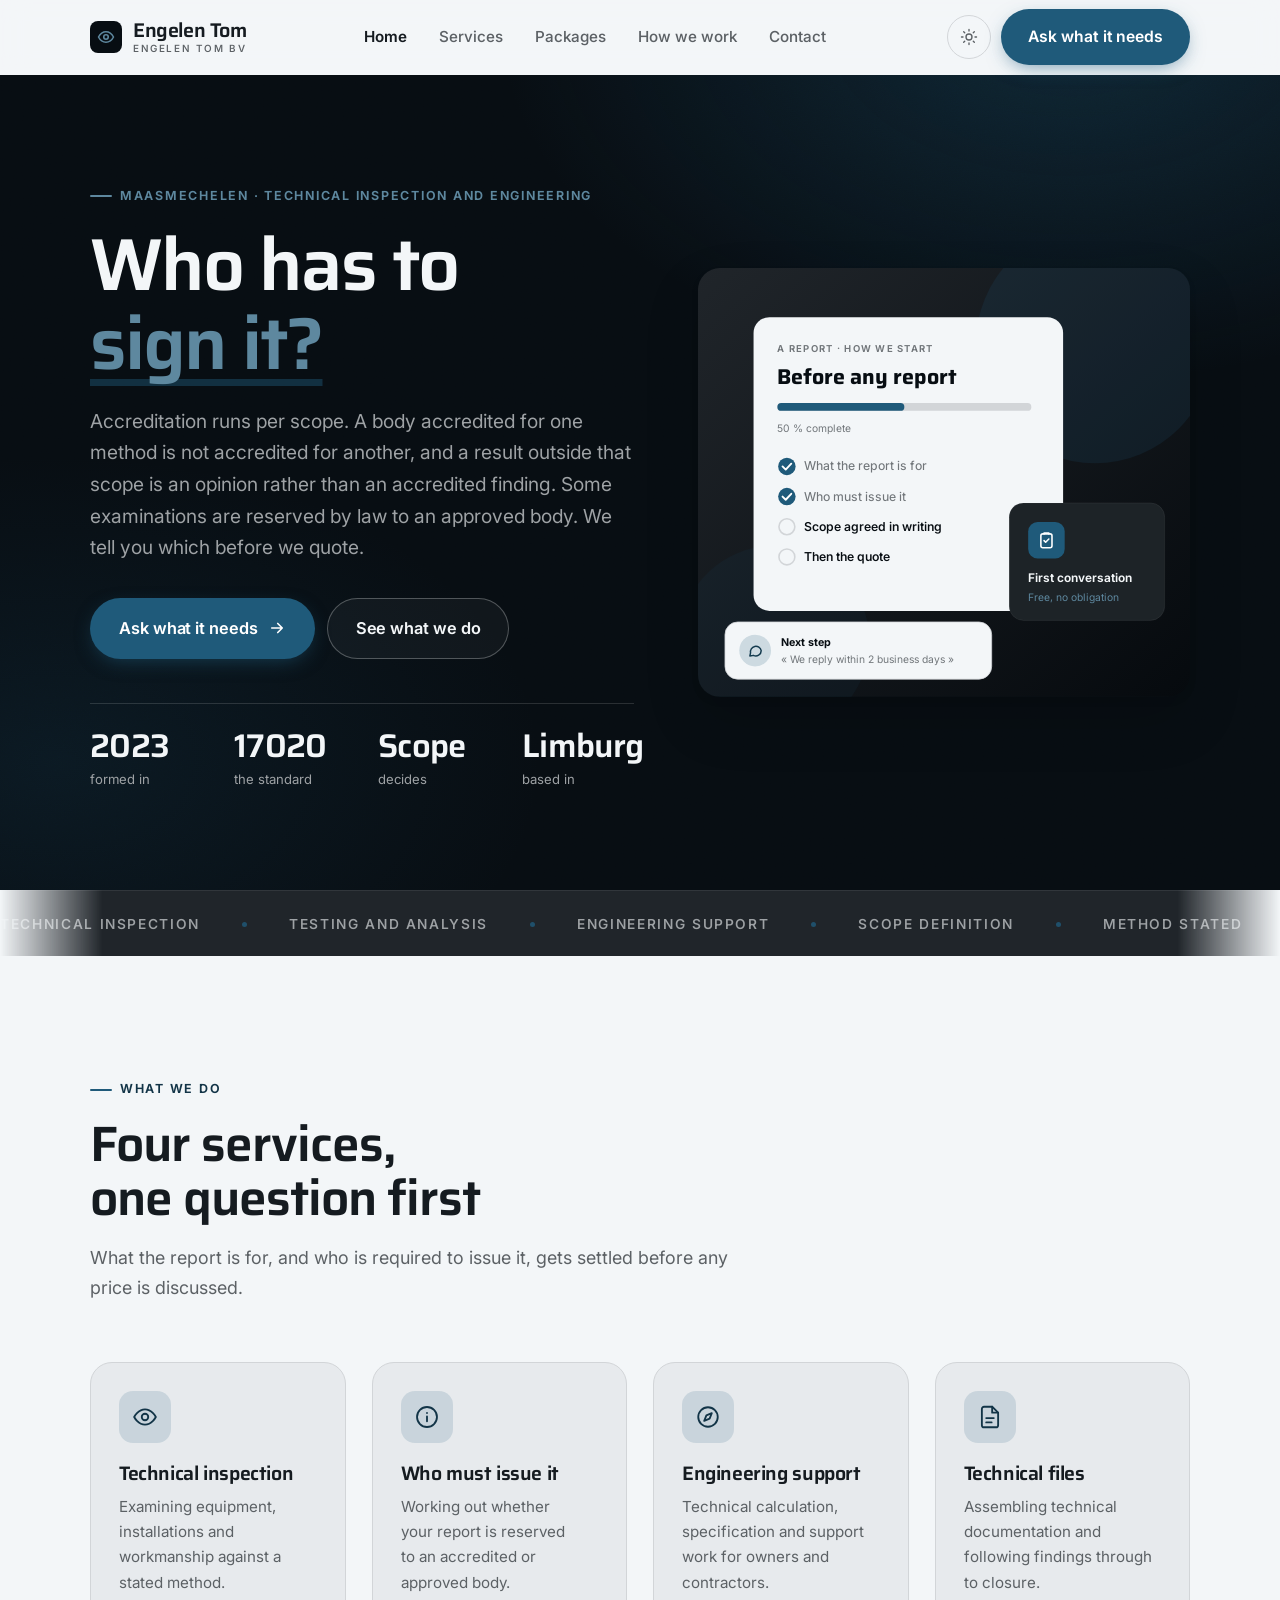
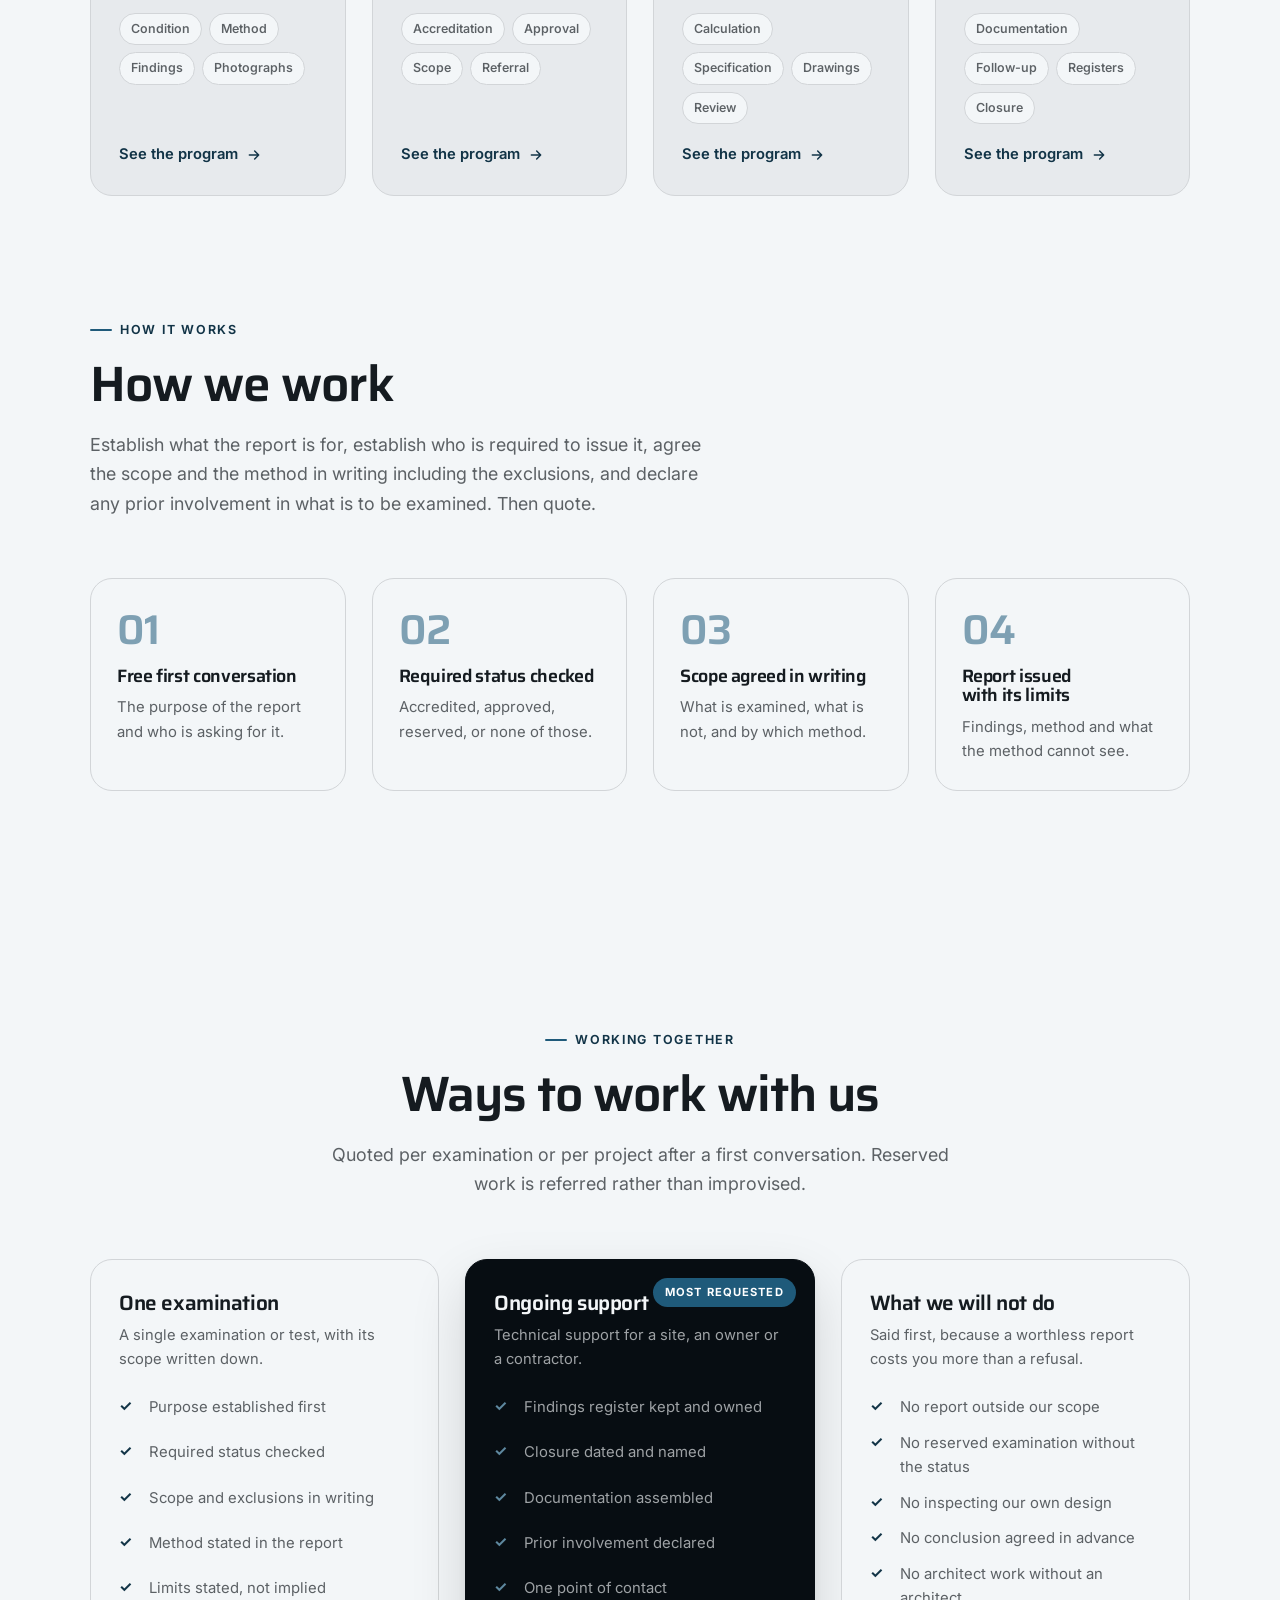
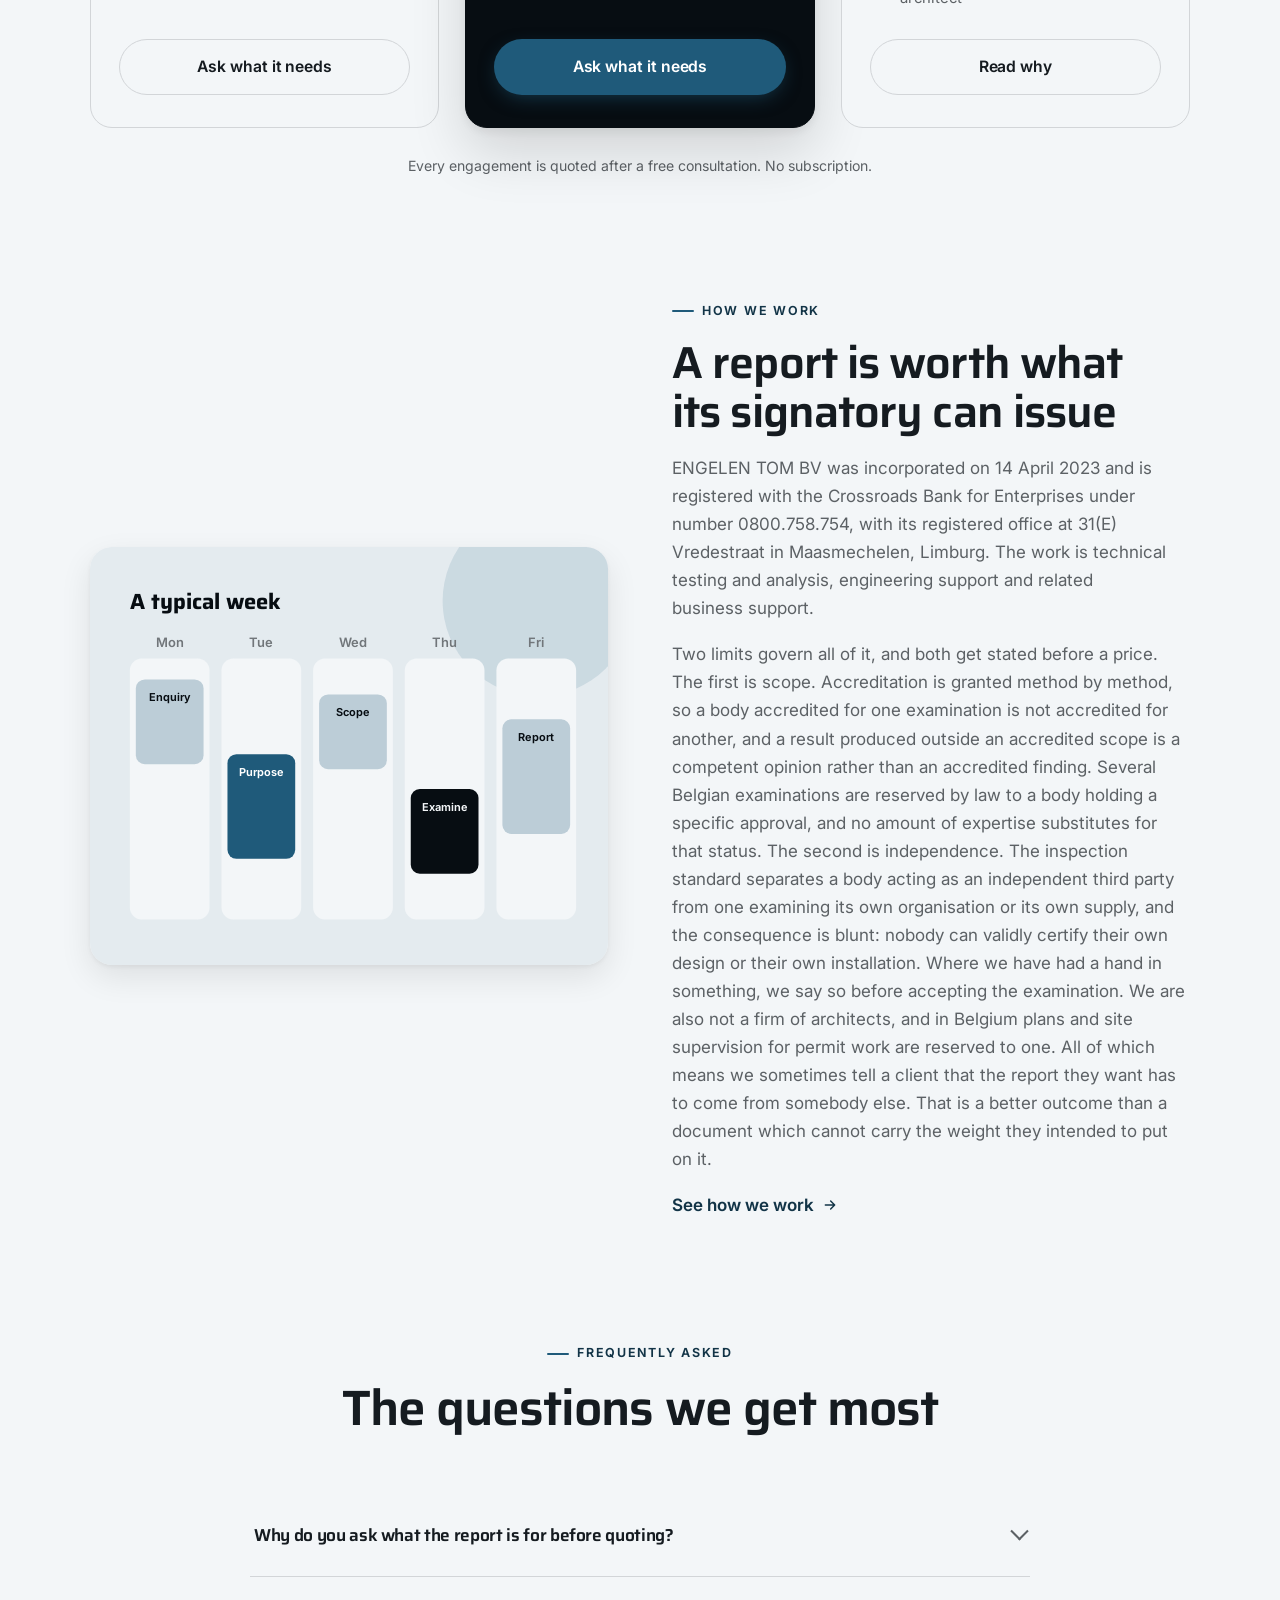
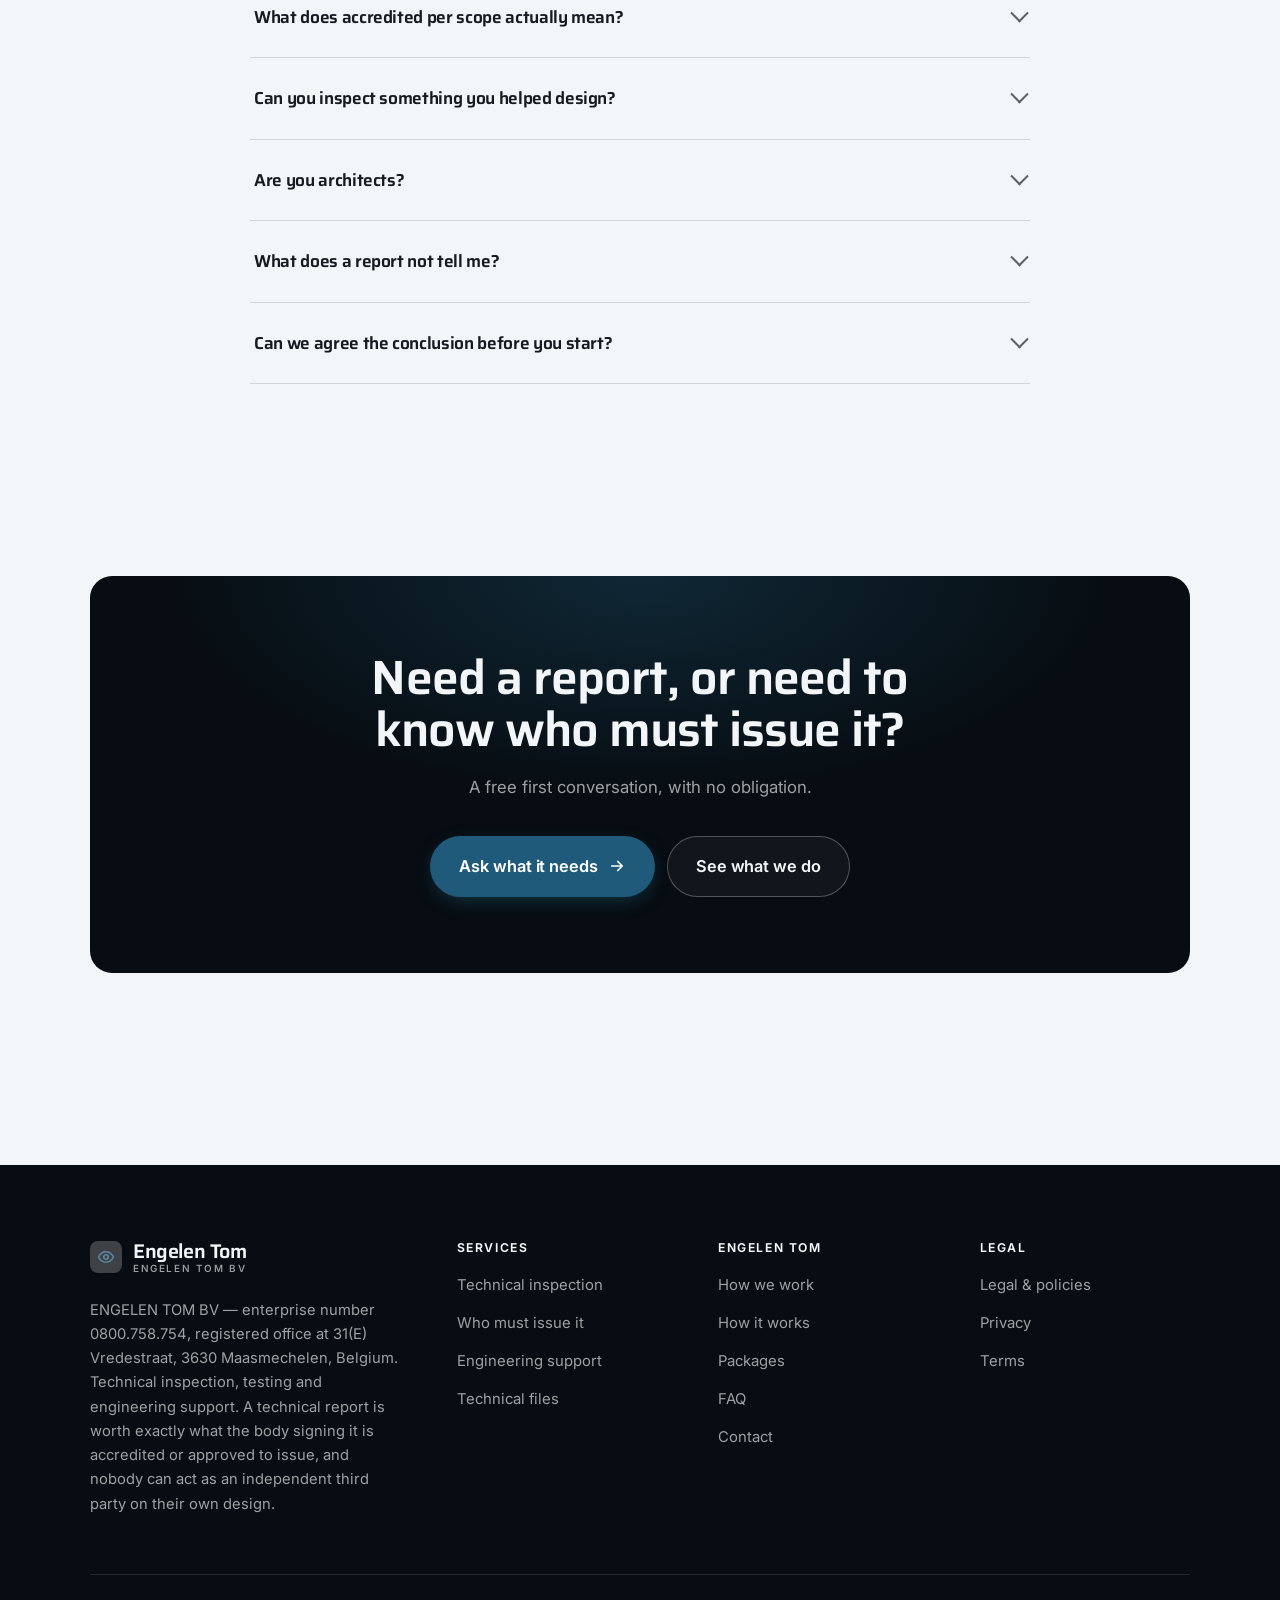
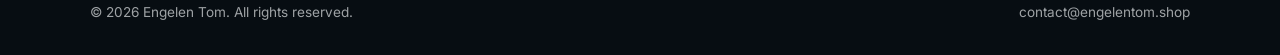
<file: index.html>
<!DOCTYPE html>
<html lang="en" class="no-js">
<head>
<meta charset="utf-8">
<meta name="viewport" content="width=device-width, initial-scale=1">
<title>ENGELEN TOM BV — technical inspection and engineering, Maasmechelen</title>
<meta name="description" content="ENGELEN TOM BV, technical inspection, testing and engineering support in Maasmechelen, Limburg. Accreditation runs per scope, and a report outside it is an opinion.">
<link rel="canonical" href="https://engelentom.shop/">

<meta property="og:type" content="website">
<meta property="og:url" content="https://engelentom.shop/">
<meta property="og:site_name" content="Engelen Tom">
<meta property="og:locale" content="en_US">
<meta property="og:title" content="ENGELEN TOM BV — technical inspection and engineering, Maasmechelen">
<meta property="og:description" content="ENGELEN TOM BV, technical inspection, testing and engineering support in Maasmechelen, Limburg. Accreditation runs per scope, and a report outside it is an opinion.">
<meta name="theme-color" content="#070d12">

<link rel="icon" href="assets/img/favicon.svg" type="image/svg+xml">
<link rel="preconnect" href="https://fonts.googleapis.com">
<link rel="preconnect" href="https://fonts.gstatic.com" crossorigin>
<link rel="stylesheet" href="https://fonts.googleapis.com/css2?family=Saira:wght@400;500;600;700&family=Inter:wght@400..700&display=swap">
<link rel="stylesheet" href="assets/css/style.css">

<!-- Thème appliqué avant le premier rendu (évite le flash) -->
<script>
document.documentElement.classList.remove('no-js');
(function(){try{var t=localStorage.getItem('site-theme');if(t){document.documentElement.setAttribute('data-theme',t);}}catch(e){}})();
</script>
<script type="application/ld+json">
{
  "@context": "https://schema.org",
  "@type": "Organization",
  "name": "Engelen Tom",
  "url": "https://engelentom.shop/",
  "email": "contact@engelentom.shop",
  "description": "ENGELEN TOM BV, technical inspection, testing and engineering support in Maasmechelen, Limburg. Accreditation runs per scope, and a report outside it is an opinion.",
  "areaServed": "US",
  "knowsLanguage": "en"
}
</script>
</head>

<body>
<a class="skip-link" href="#main">Skip to main content</a>

<header class="site-header">
  <nav class="wrap nav" aria-label="Main navigation">
    <a class="brand" href="index.html">
      <svg class="brand__mark" viewBox="0 0 64 64" aria-hidden="true">
        <rect class="bm-bg" width="64" height="64" rx="16"/>
        <g class="bm-ic" transform="translate(14 14) scale(1.5)" fill="none" stroke-width="2.1" stroke-linecap="round" stroke-linejoin="round"><path d="M2 12s3.6-7 10-7 10 7 10 7-3.6 7-10 7S2 12 2 12z"/><circle cx="12" cy="12" r="3"/></g>
      </svg>
      <span>Engelen Tom<span class="brand__sub">ENGELEN TOM BV</span></span>
    </a>

    <ul class="nav__links" id="nav-links">
      <li><a href="index.html" aria-current="page">Home</a></li>
      <li><a href="programs.html">Services</a></li>
      <li><a href="index.html#pricing">Packages</a></li>
      <li><a href="about.html">How we work</a></li>
      <li><a href="contact.html">Contact</a></li>
      <li><a class="btn btn--primary" href="contact.html">Ask what it needs</a></li>
    </ul>

    <div class="nav__cta">
      <button class="theme-toggle" type="button" aria-label="Switch to dark theme">
        <svg class="icon-sun" viewBox="0 0 24 24" fill="none" stroke="currentColor" stroke-width="1.8" stroke-linecap="round" aria-hidden="true"><circle cx="12" cy="12" r="4"/><path d="M12 2v2m0 16v2M2 12h2m16 0h2M4.9 4.9l1.4 1.4m11.4 11.4 1.4 1.4M19.1 4.9l-1.4 1.4M6.3 17.7l-1.4 1.4"/></svg>
        <svg class="icon-moon" viewBox="0 0 24 24" fill="none" stroke="currentColor" stroke-width="1.8" stroke-linecap="round" stroke-linejoin="round" aria-hidden="true"><path d="M21 12.8A9 9 0 1 1 11.2 3a7 7 0 0 0 9.8 9.8z"/></svg>
      </button>
      <a class="btn btn--primary" href="contact.html">Ask what it needs</a>
      <button class="nav__toggle" type="button" aria-expanded="false" aria-controls="nav-links" aria-label="Open menu">
        <svg class="icon-open" viewBox="0 0 24 24" fill="none" stroke="currentColor" stroke-width="2" stroke-linecap="round" aria-hidden="true"><path d="M3 6h18M3 12h18M3 18h18"/></svg>
        <svg class="icon-close" viewBox="0 0 24 24" fill="none" stroke="currentColor" stroke-width="2" stroke-linecap="round" aria-hidden="true"><path d="M6 6l12 12M18 6L6 18"/></svg>
      </button>
    </div>
  </nav>
</header>

<main id="main">

<section class="hero">
  <div class="wrap hero__inner">
    <div>
      <span class="eyebrow hero__eyebrow">Maasmechelen · Technical inspection and engineering</span>
      <h1>Who has to<br> <em>sign it?</em></h1>
      <p class="hero__lede">Accreditation runs per scope. A body accredited for one method is not accredited for another, and a result outside that scope is an opinion rather than an accredited finding. Some examinations are reserved by law to an approved body. We tell you which before we quote.</p>

      <div class="hero__actions">
        <a class="btn btn--primary btn--lg" href="contact.html">Ask what it needs <svg viewBox="0 0 24 24" fill="none" stroke="currentColor" stroke-width="2.2" stroke-linecap="round" stroke-linejoin="round" aria-hidden="true"><path d="M5 12h14M13 6l6 6-6 6"/></svg></a>
        <a class="btn btn--on-dark btn--lg" href="programs.html">See what we do</a>
      </div>

      <ul class="hero__proof">
        <li><span class="stat__num">2023</span><span class="stat__label">formed in</span></li>
        <li><span class="stat__num">17020</span><span class="stat__label">the standard</span></li>
        <li><span class="stat__num">Scope</span><span class="stat__label">decides</span></li>
        <li><span class="stat__num">Limburg</span><span class="stat__label">based in</span></li>
      </ul>
    </div>

    <div class="hero__art">
      <svg viewBox="0 0 620 540" role="img" aria-label="How a job at ENGELEN TOM starts, with the purpose and the required status of the report settled first.">
        <defs>
          <linearGradient id="hbg" x1="0" y1="0" x2="1" y2="1">
            <stop offset="0" stop-color="#20252a"/><stop offset="1" stop-color="#060a0e"/>
          </linearGradient>
        </defs>
        <rect width="620" height="540" rx="22" fill="url(#hbg)"/>
        <circle cx="500" cy="96" r="150" fill="#1f5a7a" opacity=".16"/>
        <circle cx="96" cy="470" r="120" fill="#1f5a7a" opacity=".08"/>

        <g style="font-family: var(--font-body)">
          <!-- Carte programme -->
          <rect x="70" y="62" width="390" height="370" rx="20" fill="#f3f6f8"/>
          <text x="100" y="106" font-size="12" font-weight="650" letter-spacing="1.6" fill="#71767a">A REPORT · HOW WE START</text>
          <text x="100" y="146" font-size="27" font-weight="700" fill="#070d12" style="font-family: var(--font-display)">Before any report</text>
          <rect x="100" y="170" width="320" height="10" rx="5" fill="#d2d5d8"/>
          <rect x="100" y="170" width="160" height="10" rx="5" fill="#1f5a7a"/>
          <text x="100" y="206" font-size="13" fill="#71767a">50 % complete</text>
          <circle cx="112" cy="250" r="11" fill="#1f5a7a"/><path d="M106.5 250l4 4 7-7.5" fill="none" stroke="#ffffff" stroke-width="2.4" stroke-linecap="round" stroke-linejoin="round"/><text x="134" y="255" font-size="15.5" fill="#71767a" font-weight="450">What the report is for</text>
          <circle cx="112" cy="288" r="11" fill="#1f5a7a"/><path d="M106.5 288l4 4 7-7.5" fill="none" stroke="#ffffff" stroke-width="2.4" stroke-linecap="round" stroke-linejoin="round"/><text x="134" y="293" font-size="15.5" fill="#71767a" font-weight="450">Who must issue it</text>
          <circle cx="112" cy="326" r="10" fill="none" stroke="#d2d5d8" stroke-width="2"/><text x="134" y="331" font-size="15.5" fill="#070d12" font-weight="560">Scope agreed in writing</text>
          <circle cx="112" cy="364" r="10" fill="none" stroke="#d2d5d8" stroke-width="2"/><text x="134" y="369" font-size="15.5" fill="#070d12" font-weight="560">Then the quote</text>

          <!-- Carte séance -->
          <rect x="392" y="296" width="196" height="148" rx="18" fill="#1d2327" stroke="#ffffff" stroke-opacity=".08"/>
          <rect x="416" y="320" width="46" height="46" rx="12" fill="#1f5a7a"/>
          <g transform="translate(427 331)" fill="none" stroke="#ffffff" color="#ffffff" stroke-width="2" stroke-linecap="round" stroke-linejoin="round"><rect x="5" y="4" width="14" height="17.5" rx="2.5"/><path d="M9 4V3h6v1M9 12.5l2 2 4-4"/></g>
          <text x="416" y="396" font-size="15" font-weight="650" fill="#f3f6f8">First conversation</text>
          <text x="416" y="420" font-size="13" fill="#5e889f">Free, no obligation</text>

          <!-- Retour du coach -->
          <rect x="34" y="446" width="336" height="72" rx="16" fill="#f3f6f8" stroke="#d2d5d8"/>
          <circle cx="72" cy="482" r="20" fill="#cddae1"/>
          <g transform="translate(62 472) scale(.84)" fill="none" stroke="#143b4f" stroke-width="2.2" stroke-linecap="round" stroke-linejoin="round"><path d="M21 12a8 8 0 0 1-11.6 7.1L4 20l1-4.6A8 8 0 1 1 21 12z"/></g>
          <text x="104" y="476" font-size="13.5" font-weight="700" fill="#070d12">Next step</text>
          <text x="104" y="498" font-size="13" fill="#71767a">« We reply within 2 business days »</text>
        </g>
      </svg>
    </div>
  </div>
</section>

<div class="marquee" aria-hidden="true">
  <div class="marquee__track"><span>Technical inspection</span><span>Testing and analysis</span><span>Engineering support</span><span>Scope definition</span><span>Method stated</span><span>Impartiality declared</span><span>Written findings</span><span>Referral where reserved</span><span>Limburg</span><span>Since 2023</span><span>Technical inspection</span><span>Testing and analysis</span><span>Engineering support</span><span>Scope definition</span><span>Method stated</span><span>Impartiality declared</span><span>Written findings</span><span>Referral where reserved</span><span>Limburg</span><span>Since 2023</span></div>
</div>

<section class="section wrap" id="programs">
  <div class="section-head reveal">
    <span class="eyebrow">What we do</span>
    <h2>Four services, one question first</h2>
    <p>What the report is for, and who is required to issue it, gets settled before any price is discussed.</p>
  </div>
  <div class="grid grid--4 reveal-group">
    <a class="card" href="programs.html#inspection">
      <div class="card__icon"><svg viewBox="0 0 24 24" fill="none" stroke="currentColor" stroke-width="1.7" stroke-linecap="round" stroke-linejoin="round" aria-hidden="true"><path d="M2 12s3.6-7 10-7 10 7 10 7-3.6 7-10 7S2 12 2 12z"/><circle cx="12" cy="12" r="3"/></svg></div>
      <h3>Technical inspection</h3>
      <p>Examining equipment, installations and workmanship against a stated method.</p>
      <ul class="tags"><li>Condition</li><li>Method</li><li>Findings</li><li>Photographs</li></ul>
      <span class="arrow-link">See the program <svg viewBox="0 0 24 24" fill="none" stroke="currentColor" stroke-width="2.2" stroke-linecap="round" stroke-linejoin="round" aria-hidden="true"><path d="M5 12h14M13 6l6 6-6 6"/></svg></span>
    </a>
    <a class="card" href="programs.html#status">
      <div class="card__icon"><svg viewBox="0 0 24 24" fill="none" stroke="currentColor" stroke-width="1.7" stroke-linecap="round" stroke-linejoin="round" aria-hidden="true"><circle cx="12" cy="12" r="9.2"/><path d="M12 16v-4.5M12 8.2v.1"/></svg></div>
      <h3>Who must issue it</h3>
      <p>Working out whether your report is reserved to an accredited or approved body.</p>
      <ul class="tags"><li>Accreditation</li><li>Approval</li><li>Scope</li><li>Referral</li></ul>
      <span class="arrow-link">See the program <svg viewBox="0 0 24 24" fill="none" stroke="currentColor" stroke-width="2.2" stroke-linecap="round" stroke-linejoin="round" aria-hidden="true"><path d="M5 12h14M13 6l6 6-6 6"/></svg></span>
    </a>
    <a class="card" href="programs.html#engineering">
      <div class="card__icon"><svg viewBox="0 0 24 24" fill="none" stroke="currentColor" stroke-width="1.7" stroke-linecap="round" stroke-linejoin="round" aria-hidden="true"><circle cx="12" cy="12" r="9"/><path d="M15.5 8.5 13.5 13.5 8.5 15.5 10.5 10.5z"/></svg></div>
      <h3>Engineering support</h3>
      <p>Technical calculation, specification and support work for owners and contractors.</p>
      <ul class="tags"><li>Calculation</li><li>Specification</li><li>Drawings</li><li>Review</li></ul>
      <span class="arrow-link">See the program <svg viewBox="0 0 24 24" fill="none" stroke="currentColor" stroke-width="2.2" stroke-linecap="round" stroke-linejoin="round" aria-hidden="true"><path d="M5 12h14M13 6l6 6-6 6"/></svg></span>
    </a>
    <a class="card" href="programs.html#support">
      <div class="card__icon"><svg viewBox="0 0 24 24" fill="none" stroke="currentColor" stroke-width="1.7" stroke-linecap="round" stroke-linejoin="round" aria-hidden="true"><path d="M14 2.5H6.5A2 2 0 0 0 4.5 4.5v15a2 2 0 0 0 2 2h11a2 2 0 0 0 2-2V8z"/><path d="M14 2.5V8h5.5M8.5 13h7M8.5 17h5"/></svg></div>
      <h3>Technical files</h3>
      <p>Assembling technical documentation and following findings through to closure.</p>
      <ul class="tags"><li>Documentation</li><li>Follow-up</li><li>Registers</li><li>Closure</li></ul>
      <span class="arrow-link">See the program <svg viewBox="0 0 24 24" fill="none" stroke="currentColor" stroke-width="2.2" stroke-linecap="round" stroke-linejoin="round" aria-hidden="true"><path d="M5 12h14M13 6l6 6-6 6"/></svg></span>
    </a>
  </div>
</section>

<section class="section section--flush wrap" id="how-it-works">
  <div class="section-head reveal">
    <span class="eyebrow">How it works</span>
    <h2>How we work</h2>
    <p>Establish what the report is for, establish who is required to issue it, agree the scope and the method in writing including the exclusions, and declare any prior involvement in what is to be examined. Then quote.</p>
  </div>
  <div class="grid grid--4 steps reveal-group">
    <article class="step">
      <h3>Free first conversation</h3>
      <p>The purpose of the report and who is asking for it.</p>
    </article>
    <article class="step">
      <h3>Required status checked</h3>
      <p>Accredited, approved, reserved, or none of those.</p>
    </article>
    <article class="step">
      <h3>Scope agreed in writing</h3>
      <p>What is examined, what is not, and by which method.</p>
    </article>
    <article class="step">
      <h3>Report issued with its limits</h3>
      <p>Findings, method and what the method cannot see.</p>
    </article>
  </div>
</section>

<section class="section wrap" id="pricing">
  <div class="section-head section-head--center reveal">
    <span class="eyebrow">Working together</span>
    <h2>Ways to work with us</h2>
    <p>Quoted per examination or per project after a first conversation. Reserved work is referred rather than improvised.</p>
  </div>
  <div class="grid grid--3 plans reveal-group">
    <article class="plan">
      
      <h3>One examination</h3>
      <p class="plan__desc">A single examination or test, with its scope written down.</p>
      
      <ul class="plan__features">
        <li>Purpose established first</li>
        <li>Required status checked</li>
        <li>Scope and exclusions in writing</li>
        <li>Method stated in the report</li>
        <li>Limits stated, not implied</li>
      </ul>
      <a class="btn btn--ghost btn--block" href="contact.html">Ask what it needs</a>
    </article>
    <article class="plan plan--featured">
      <span class="plan__tag">Most requested</span>
      <h3>Ongoing support</h3>
      <p class="plan__desc">Technical support for a site, an owner or a contractor.</p>
      
      <ul class="plan__features">
        <li>Findings register kept and owned</li>
        <li>Closure dated and named</li>
        <li>Documentation assembled</li>
        <li>Prior involvement declared</li>
        <li>One point of contact</li>
      </ul>
      <a class="btn btn--primary btn--block" href="contact.html">Ask what it needs</a>
    </article>
    <article class="plan">
      
      <h3>What we will not do</h3>
      <p class="plan__desc">Said first, because a worthless report costs you more than a refusal.</p>
      
      <ul class="plan__features">
        <li>No report outside our scope</li>
        <li>No reserved examination without the status</li>
        <li>No inspecting our own design</li>
        <li>No conclusion agreed in advance</li>
        <li>No architect work without an architect</li>
      </ul>
      <a class="btn btn--ghost btn--block" href="contact.html">Read why</a>
    </article>
  </div>
  <p class="plans-note">Every engagement is quoted after a free consultation. No subscription.</p>
</section>

<section class="section section--flush wrap">
  <div class="split reveal">
    <div class="split__art">
      <svg viewBox="0 0 520 420" role="img" aria-label="Example of a typical week: Enquiry, Purpose, Scope, Examine, Report.">
        <rect width="520" height="420" rx="20" fill="#e4ebef"/>
        <circle cx="450" cy="54" r="96" fill="#1f5a7a" opacity=".12"/>
        <g style="font-family: var(--font-body)">
        <text x="40" y="62" font-size="22" font-weight="700" fill="#070d12" style="font-family: var(--font-display)">A typical week</text>
        <text x="80" y="100" text-anchor="middle" font-size="13" font-weight="600" fill="#71767a">Mon</text>
        <rect x="40" y="112" width="80" height="262" rx="12" fill="#f3f6f8"/>
        <rect x="46" y="133" width="68" height="85" rx="9" fill="#bccdd7"/>
        <text x="80" y="155" text-anchor="middle" font-size="11" font-weight="650" fill="#070d12">Enquiry</text>
        <text x="172" y="100" text-anchor="middle" font-size="13" font-weight="600" fill="#71767a">Tue</text>
        <rect x="132" y="112" width="80" height="262" rx="12" fill="#f3f6f8"/>
        <rect x="138" y="208" width="68" height="105" rx="9" fill="#1f5a7a"/>
        <text x="172" y="230" text-anchor="middle" font-size="11" font-weight="650" fill="#ffffff">Purpose</text>
        <text x="264" y="100" text-anchor="middle" font-size="13" font-weight="600" fill="#71767a">Wed</text>
        <rect x="224" y="112" width="80" height="262" rx="12" fill="#f3f6f8"/>
        <rect x="230" y="148" width="68" height="75" rx="9" fill="#bccdd7"/>
        <text x="264" y="170" text-anchor="middle" font-size="11" font-weight="650" fill="#070d12">Scope</text>
        <text x="356" y="100" text-anchor="middle" font-size="13" font-weight="600" fill="#71767a">Thu</text>
        <rect x="316" y="112" width="80" height="262" rx="12" fill="#f3f6f8"/>
        <rect x="322" y="243" width="68" height="85" rx="9" fill="#070d12"/>
        <text x="356" y="265" text-anchor="middle" font-size="11" font-weight="650" fill="#f3f6f8">Examine</text>
        <text x="448" y="100" text-anchor="middle" font-size="13" font-weight="600" fill="#71767a">Fri</text>
        <rect x="408" y="112" width="80" height="262" rx="12" fill="#f3f6f8"/>
        <rect x="414" y="173" width="68" height="115" rx="9" fill="#bccdd7"/>
        <text x="448" y="195" text-anchor="middle" font-size="11" font-weight="650" fill="#070d12">Report</text>
        </g>
      </svg>
    </div>
    <div>
      <span class="eyebrow">How we work</span>
      <h2>A report is worth what its signatory can issue</h2>
      <p>ENGELEN TOM BV was incorporated on 14 April 2023 and is registered with the Crossroads Bank for Enterprises under number 0800.758.754, with its registered office at 31(E) Vredestraat in Maasmechelen, Limburg. The work is technical testing and analysis, engineering support and related business support.</p>
      <p>Two limits govern all of it, and both get stated before a price. The first is scope. Accreditation is granted method by method, so a body accredited for one examination is not accredited for another, and a result produced outside an accredited scope is a competent opinion rather than an accredited finding. Several Belgian examinations are reserved by law to a body holding a specific approval, and no amount of expertise substitutes for that status. The second is independence. The inspection standard separates a body acting as an independent third party from one examining its own organisation or its own supply, and the consequence is blunt: nobody can validly certify their own design or their own installation. Where we have had a hand in something, we say so before accepting the examination. We are also not a firm of architects, and in Belgium plans and site supervision for permit work are reserved to one. All of which means we sometimes tell a client that the report they want has to come from somebody else. That is a better outcome than a document which cannot carry the weight they intended to put on it.</p>
      <p><a class="arrow-link" href="about.html">See how we work <svg viewBox="0 0 24 24" fill="none" stroke="currentColor" stroke-width="2.2" stroke-linecap="round" stroke-linejoin="round" aria-hidden="true"><path d="M5 12h14M13 6l6 6-6 6"/></svg></a></p>
    </div>
  </div>
</section>

<section class="section section--flush wrap" id="faq">
  <div class="section-head section-head--center reveal">
    <span class="eyebrow">Frequently asked</span>
    <h2>The questions we get most</h2>
  </div>
  <div class="faq reveal">
    <details>
      <summary>Why do you ask what the report is for before quoting?</summary>
      <p>Because the purpose decides who may issue it. A report for your own information, a report for an insurer and a report required by law are three different things, and the last of those may be reserved to a body holding a specific approval. Quote first and ask later and you risk delivering a technically sound document that cannot be used for the one purpose it was bought for.</p>
    </details>
    <details>
      <summary>What does accredited per scope actually mean?</summary>
      <p>That accreditation attaches to specific examinations, methods or standards, not to a company in general. A body accredited for one method is not accredited for another by implication, so the right question is never whether a body is accredited but whether it is accredited for the method you need. A result produced outside the accredited scope is a technical opinion. It can be entirely correct and still not be an accredited result.</p>
    </details>
    <details>
      <summary>Can you inspect something you helped design?</summary>
      <p>Not as an independent third party, no. The inspection standard distinguishes independent third-party inspection from inspection of your own organisation or your own supply, and that distinction limits how a report can be used. If we have been involved in a design, a supply or an installation, we disclose it before accepting the examination, and if independence is what you need, you need somebody else. Anyone willing to certify their own work is telling you something about the certificate.</p>
    </details>
    <details>
      <summary>Are you architects?</summary>
      <p>No, and that matters in Belgium. The drawing up of plans and the supervision of works subject to a building permit are reserved to an architect, subject to the exceptions in the law, and an engineering office does not satisfy that requirement. So a project needing an architect still needs one. We can do the technical work alongside that appointment, not instead of it.</p>
    </details>
    <details>
      <summary>What does a report not tell me?</summary>
      <p>It describes the condition observed, by the method stated, at the time of the examination. It does not warrant future condition, remaining service life or fitness for purpose, and it does not cover concealed, inaccessible or undismantled parts that were not examined. Those exclusions are written in the report rather than left to be inferred, because the exclusions are the part that matters when something later fails.</p>
    </details>
    <details>
      <summary>Can we agree the conclusion before you start?</summary>
      <p>No. We do not accept instructions conditional on reaching a stated conclusion, and that holds whoever is asking and whatever is riding on it. If an examination is worth having, it is worth having the answer the examination actually produces. If it finds a problem, we will tell you what has to be remedied and by whom, and we will mark the re-examination as a re-examination rather than quietly updating the original.</p>
    </details>
  </div>
</section>

<section class="wrap section--tight">
  <div class="cta-band reveal">
    <h2>Need a report, or need to know who must issue it?</h2>
    <p>A free first conversation, with no obligation.</p>
    <div class="hero__actions">
      <a class="btn btn--primary btn--lg" href="contact.html">Ask what it needs <svg viewBox="0 0 24 24" fill="none" stroke="currentColor" stroke-width="2.2" stroke-linecap="round" stroke-linejoin="round" aria-hidden="true"><path d="M5 12h14M13 6l6 6-6 6"/></svg></a>
      <a class="btn btn--on-dark btn--lg" href="programs.html">See what we do</a>
    </div>
  </div>
</section>

</main>

<footer class="site-footer">
  <div class="wrap">
    <div class="footer__grid">
      <div class="footer__brand">
        <a class="brand" href="index.html">
          <svg class="brand__mark" viewBox="0 0 64 64" aria-hidden="true">
        <rect class="bm-bg" width="64" height="64" rx="16"/>
        <g class="bm-ic" transform="translate(14 14) scale(1.5)" fill="none" stroke-width="2.1" stroke-linecap="round" stroke-linejoin="round"><path d="M2 12s3.6-7 10-7 10 7 10 7-3.6 7-10 7S2 12 2 12z"/><circle cx="12" cy="12" r="3"/></g>
      </svg>
          <span>Engelen Tom<span class="brand__sub">ENGELEN TOM BV</span></span>
        </a>
        <p>ENGELEN TOM BV — enterprise number 0800.758.754, registered office at 31(E) Vredestraat, 3630 Maasmechelen, Belgium. Technical inspection, testing and engineering support. A technical report is worth exactly what the body signing it is accredited or approved to issue, and nobody can act as an independent third party on their own design.</p>
      </div>

      <div class="footer__col">
        <h4>Services</h4>
        <ul>
          <li><a href="programs.html#inspection">Technical inspection</a></li>
          <li><a href="programs.html#status">Who must issue it</a></li>
          <li><a href="programs.html#engineering">Engineering support</a></li>
          <li><a href="programs.html#support">Technical files</a></li>
        </ul>
      </div>

      <div class="footer__col">
        <h4>Engelen Tom</h4>
        <ul>
          <li><a href="about.html">How we work</a></li>
          <li><a href="index.html#how-it-works">How it works</a></li>
          <li><a href="index.html#pricing">Packages</a></li>
          <li><a href="index.html#faq">FAQ</a></li>
          <li><a href="contact.html">Contact</a></li>
        </ul>
      </div>

      <div class="footer__col">
        <h4>Legal</h4>
        <ul>
          <li><a href="legal.html">Legal &amp; policies</a></li>
          <li><a href="legal.html#privacy">Privacy</a></li>
          <li><a href="legal.html#terms">Terms</a></li>
        </ul>
      </div>
    </div>

    <div class="footer__bottom">
      <p>© <span data-year>2026</span> Engelen Tom. All rights reserved.</p>
      <p><a href="mailto:contact@engelentom.shop">contact@engelentom.shop</a></p>
    </div>
  </div>
</footer>

<script src="assets/js/main.js" defer></script>
</body>
</html>
</file>
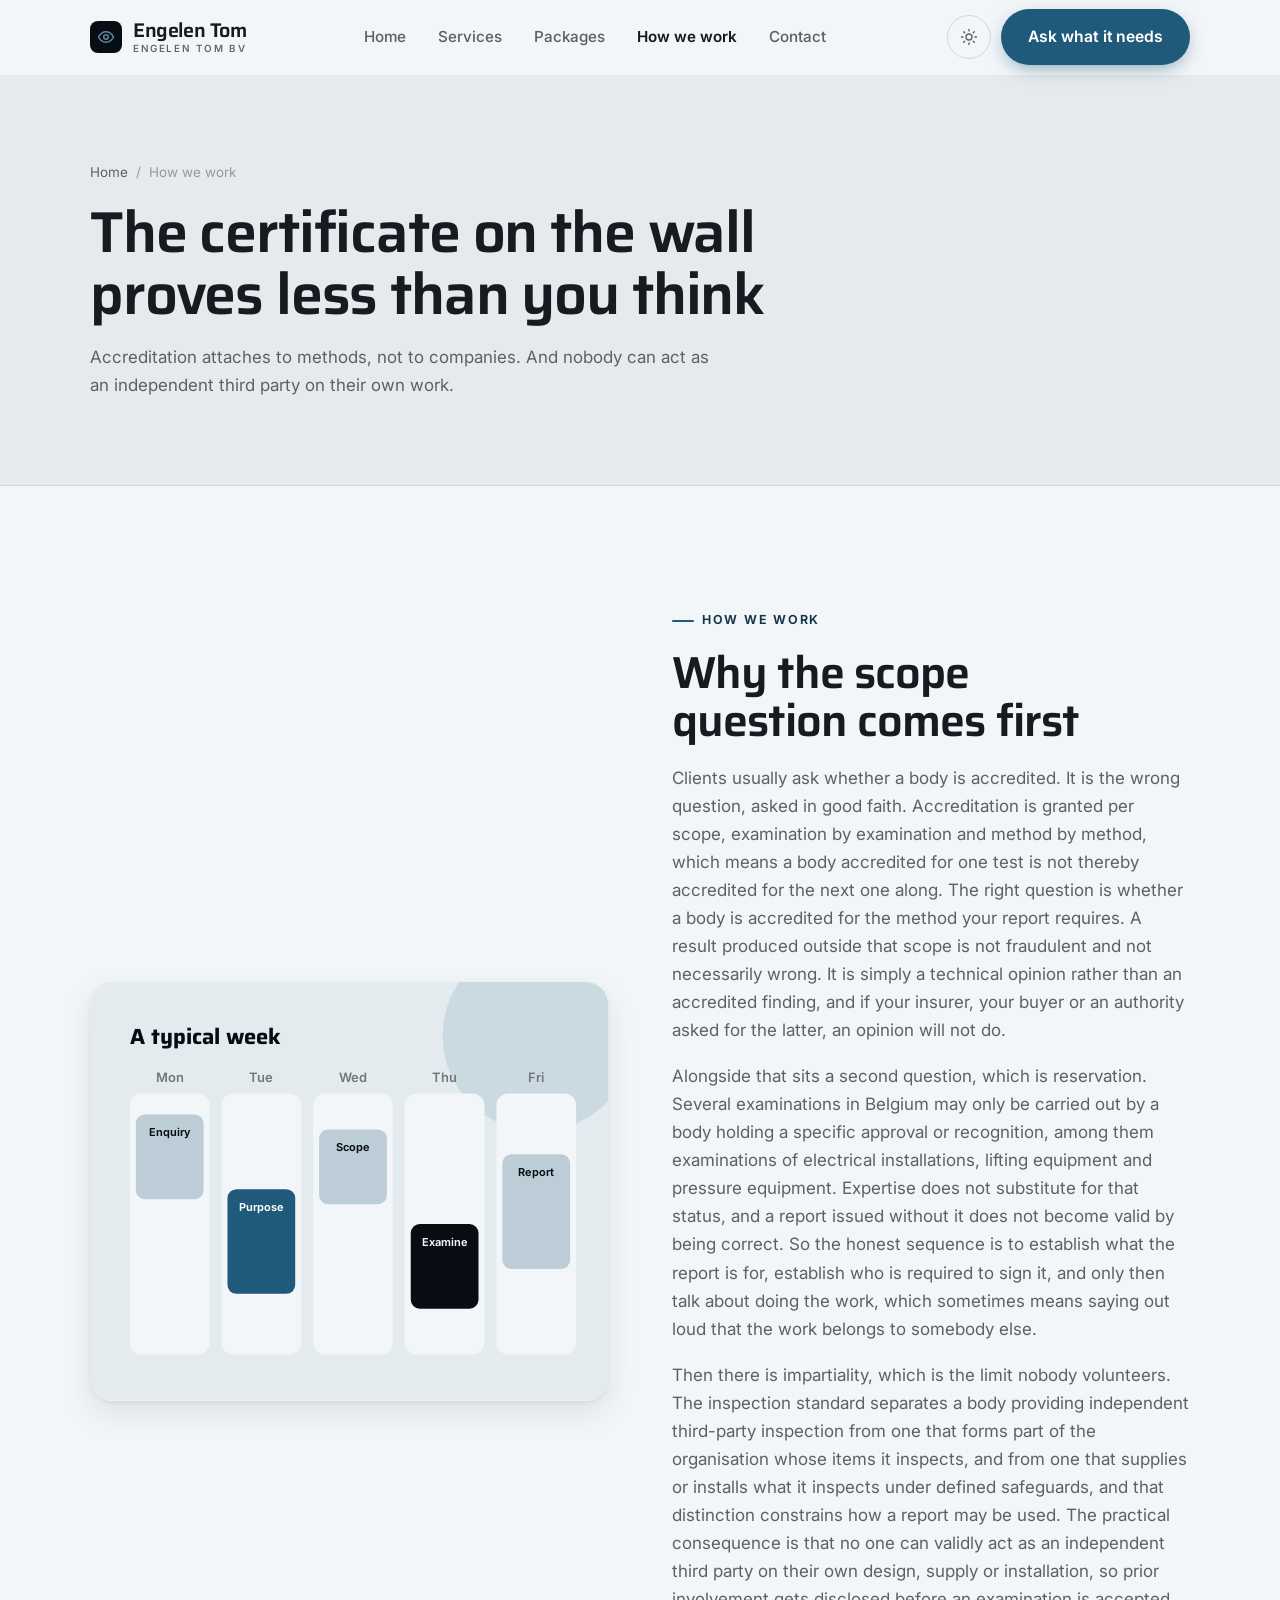
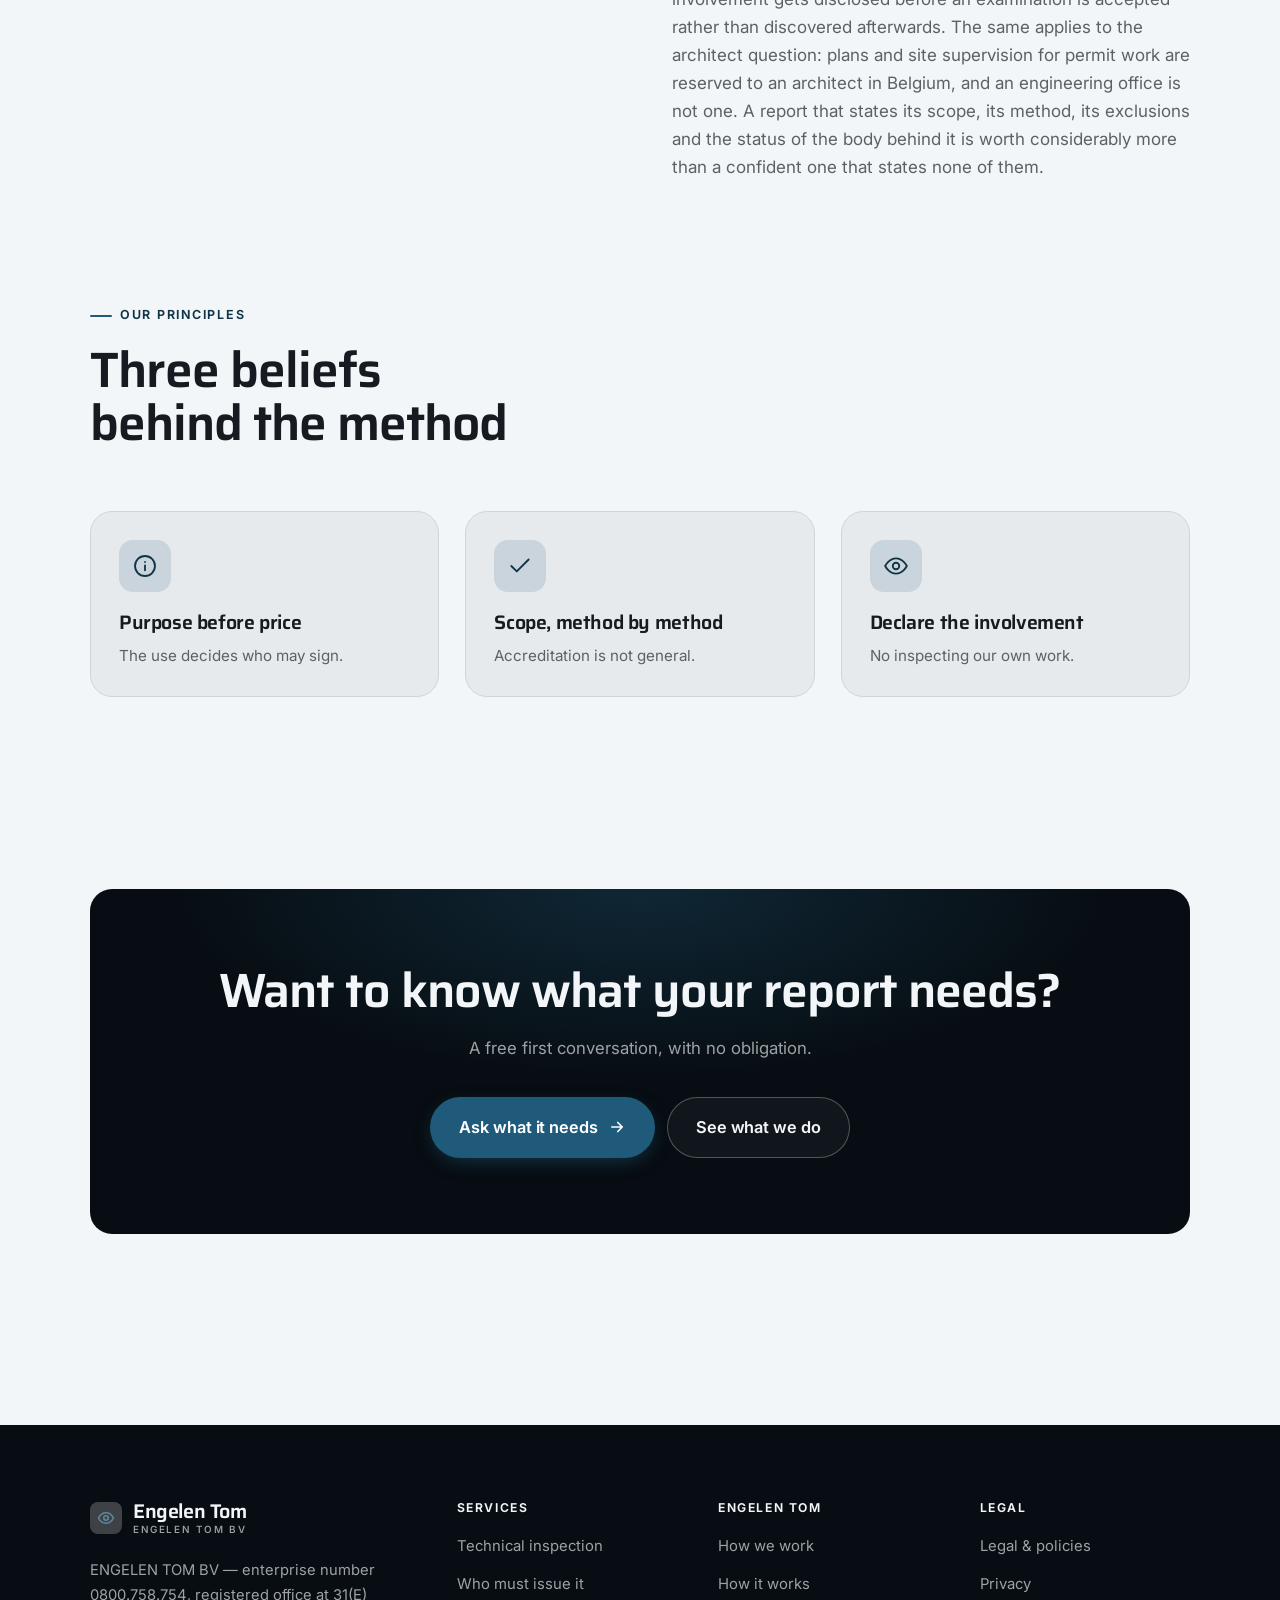
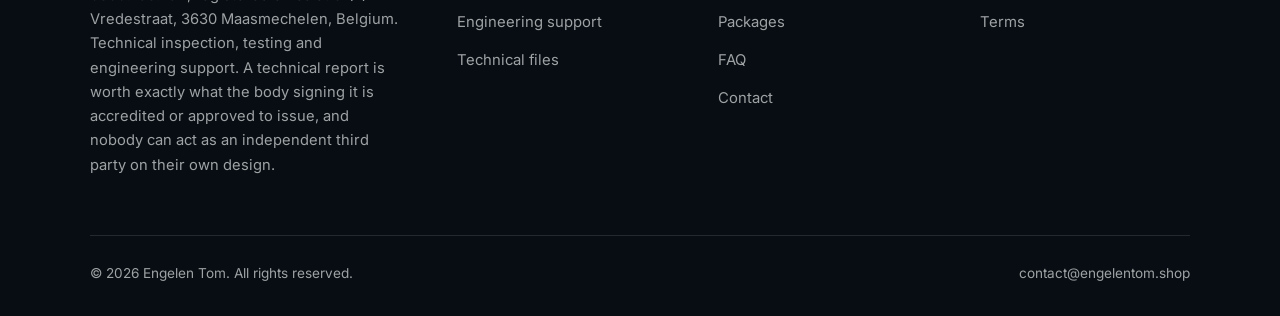
<file: about.html>
<!DOCTYPE html>
<html lang="en" class="no-js">
<head>
<meta charset="utf-8">
<meta name="viewport" content="width=device-width, initial-scale=1">
<title>How we work — Engelen Tom</title>
<meta name="description" content="About ENGELEN TOM BV, technical inspection, testing and engineering support in Maasmechelen, Limburg.">
<link rel="canonical" href="https://engelentom.shop/about.html">

<meta property="og:type" content="website">
<meta property="og:url" content="https://engelentom.shop/about.html">
<meta property="og:site_name" content="Engelen Tom">
<meta property="og:locale" content="en_US">
<meta property="og:title" content="How we work — Engelen Tom">
<meta property="og:description" content="About ENGELEN TOM BV, technical inspection, testing and engineering support in Maasmechelen, Limburg.">
<meta name="theme-color" content="#070d12">

<link rel="icon" href="assets/img/favicon.svg" type="image/svg+xml">
<link rel="preconnect" href="https://fonts.googleapis.com">
<link rel="preconnect" href="https://fonts.gstatic.com" crossorigin>
<link rel="stylesheet" href="https://fonts.googleapis.com/css2?family=Saira:wght@400;500;600;700&family=Inter:wght@400..700&display=swap">
<link rel="stylesheet" href="assets/css/style.css">

<!-- Thème appliqué avant le premier rendu (évite le flash) -->
<script>
document.documentElement.classList.remove('no-js');
(function(){try{var t=localStorage.getItem('site-theme');if(t){document.documentElement.setAttribute('data-theme',t);}}catch(e){}})();
</script>
</head>

<body>
<a class="skip-link" href="#main">Skip to main content</a>

<header class="site-header">
  <nav class="wrap nav" aria-label="Main navigation">
    <a class="brand" href="index.html">
      <svg class="brand__mark" viewBox="0 0 64 64" aria-hidden="true">
        <rect class="bm-bg" width="64" height="64" rx="16"/>
        <g class="bm-ic" transform="translate(14 14) scale(1.5)" fill="none" stroke-width="2.1" stroke-linecap="round" stroke-linejoin="round"><path d="M2 12s3.6-7 10-7 10 7 10 7-3.6 7-10 7S2 12 2 12z"/><circle cx="12" cy="12" r="3"/></g>
      </svg>
      <span>Engelen Tom<span class="brand__sub">ENGELEN TOM BV</span></span>
    </a>

    <ul class="nav__links" id="nav-links">
      <li><a href="index.html">Home</a></li>
      <li><a href="programs.html">Services</a></li>
      <li><a href="index.html#pricing">Packages</a></li>
      <li><a href="about.html" aria-current="page">How we work</a></li>
      <li><a href="contact.html">Contact</a></li>
      <li><a class="btn btn--primary" href="contact.html">Ask what it needs</a></li>
    </ul>

    <div class="nav__cta">
      <button class="theme-toggle" type="button" aria-label="Switch to dark theme">
        <svg class="icon-sun" viewBox="0 0 24 24" fill="none" stroke="currentColor" stroke-width="1.8" stroke-linecap="round" aria-hidden="true"><circle cx="12" cy="12" r="4"/><path d="M12 2v2m0 16v2M2 12h2m16 0h2M4.9 4.9l1.4 1.4m11.4 11.4 1.4 1.4M19.1 4.9l-1.4 1.4M6.3 17.7l-1.4 1.4"/></svg>
        <svg class="icon-moon" viewBox="0 0 24 24" fill="none" stroke="currentColor" stroke-width="1.8" stroke-linecap="round" stroke-linejoin="round" aria-hidden="true"><path d="M21 12.8A9 9 0 1 1 11.2 3a7 7 0 0 0 9.8 9.8z"/></svg>
      </button>
      <a class="btn btn--primary" href="contact.html">Ask what it needs</a>
      <button class="nav__toggle" type="button" aria-expanded="false" aria-controls="nav-links" aria-label="Open menu">
        <svg class="icon-open" viewBox="0 0 24 24" fill="none" stroke="currentColor" stroke-width="2" stroke-linecap="round" aria-hidden="true"><path d="M3 6h18M3 12h18M3 18h18"/></svg>
        <svg class="icon-close" viewBox="0 0 24 24" fill="none" stroke="currentColor" stroke-width="2" stroke-linecap="round" aria-hidden="true"><path d="M6 6l12 12M18 6L6 18"/></svg>
      </button>
    </div>
  </nav>
</header>

<main id="main">

<section class="page-head">
  <div class="wrap">
    <nav class="breadcrumb" aria-label="Breadcrumb">
      <a href="index.html">Home</a><span>/</span><span aria-current="page">How we work</span>
    </nav>
    <h1>The certificate on the wall proves less than you think</h1>
    <p>Accreditation attaches to methods, not to companies. And nobody can act as an independent third party on their own work.</p>
  </div>
</section>

<section class="section wrap">
  <div class="split reveal">
    <div class="split__art">
      <svg viewBox="0 0 520 420" role="img" aria-label="Example of a typical week: Enquiry, Purpose, Scope, Examine, Report.">
        <rect width="520" height="420" rx="20" fill="#e4ebef"/>
        <circle cx="450" cy="54" r="96" fill="#1f5a7a" opacity=".12"/>
        <g style="font-family: var(--font-body)">
        <text x="40" y="62" font-size="22" font-weight="700" fill="#070d12" style="font-family: var(--font-display)">A typical week</text>
        <text x="80" y="100" text-anchor="middle" font-size="13" font-weight="600" fill="#71767a">Mon</text>
        <rect x="40" y="112" width="80" height="262" rx="12" fill="#f3f6f8"/>
        <rect x="46" y="133" width="68" height="85" rx="9" fill="#bccdd7"/>
        <text x="80" y="155" text-anchor="middle" font-size="11" font-weight="650" fill="#070d12">Enquiry</text>
        <text x="172" y="100" text-anchor="middle" font-size="13" font-weight="600" fill="#71767a">Tue</text>
        <rect x="132" y="112" width="80" height="262" rx="12" fill="#f3f6f8"/>
        <rect x="138" y="208" width="68" height="105" rx="9" fill="#1f5a7a"/>
        <text x="172" y="230" text-anchor="middle" font-size="11" font-weight="650" fill="#ffffff">Purpose</text>
        <text x="264" y="100" text-anchor="middle" font-size="13" font-weight="600" fill="#71767a">Wed</text>
        <rect x="224" y="112" width="80" height="262" rx="12" fill="#f3f6f8"/>
        <rect x="230" y="148" width="68" height="75" rx="9" fill="#bccdd7"/>
        <text x="264" y="170" text-anchor="middle" font-size="11" font-weight="650" fill="#070d12">Scope</text>
        <text x="356" y="100" text-anchor="middle" font-size="13" font-weight="600" fill="#71767a">Thu</text>
        <rect x="316" y="112" width="80" height="262" rx="12" fill="#f3f6f8"/>
        <rect x="322" y="243" width="68" height="85" rx="9" fill="#070d12"/>
        <text x="356" y="265" text-anchor="middle" font-size="11" font-weight="650" fill="#f3f6f8">Examine</text>
        <text x="448" y="100" text-anchor="middle" font-size="13" font-weight="600" fill="#71767a">Fri</text>
        <rect x="408" y="112" width="80" height="262" rx="12" fill="#f3f6f8"/>
        <rect x="414" y="173" width="68" height="115" rx="9" fill="#bccdd7"/>
        <text x="448" y="195" text-anchor="middle" font-size="11" font-weight="650" fill="#070d12">Report</text>
        </g>
      </svg>
    </div>
    <div>
      <span class="eyebrow">How we work</span>
      <h2>Why the scope question comes first</h2>
      <p>Clients usually ask whether a body is accredited. It is the wrong question, asked in good faith. Accreditation is granted per scope, examination by examination and method by method, which means a body accredited for one test is not thereby accredited for the next one along. The right question is whether a body is accredited for the method your report requires. A result produced outside that scope is not fraudulent and not necessarily wrong. It is simply a technical opinion rather than an accredited finding, and if your insurer, your buyer or an authority asked for the latter, an opinion will not do.</p>
      <p>Alongside that sits a second question, which is reservation. Several examinations in Belgium may only be carried out by a body holding a specific approval or recognition, among them examinations of electrical installations, lifting equipment and pressure equipment. Expertise does not substitute for that status, and a report issued without it does not become valid by being correct. So the honest sequence is to establish what the report is for, establish who is required to sign it, and only then talk about doing the work, which sometimes means saying out loud that the work belongs to somebody else.</p>
      <p>Then there is impartiality, which is the limit nobody volunteers. The inspection standard separates a body providing independent third-party inspection from one that forms part of the organisation whose items it inspects, and from one that supplies or installs what it inspects under defined safeguards, and that distinction constrains how a report may be used. The practical consequence is that no one can validly act as an independent third party on their own design, supply or installation, so prior involvement gets disclosed before an examination is accepted rather than discovered afterwards. The same applies to the architect question: plans and site supervision for permit work are reserved to an architect in Belgium, and an engineering office is not one. A report that states its scope, its method, its exclusions and the status of the body behind it is worth considerably more than a confident one that states none of them.</p>
      <!--
        TO DO: add a short introduction of the coach (name, real background),
        with a photo if possible. Do not invent credentials — see README.md.
      -->
    </div>
  </div>
</section>

<section class="section section--flush wrap">
  <div class="section-head reveal">
    <span class="eyebrow">Our principles</span>
    <h2>Three beliefs behind the method</h2>
  </div>
  <div class="grid grid--3 reveal-group">
    <article class="card">
      <div class="card__icon"><svg viewBox="0 0 24 24" fill="none" stroke="currentColor" stroke-width="1.7" stroke-linecap="round" stroke-linejoin="round" aria-hidden="true"><circle cx="12" cy="12" r="9.2"/><path d="M12 16v-4.5M12 8.2v.1"/></svg></div>
      <h3>Purpose before price</h3>
      <p>The use decides who may sign.</p>
    </article>
    <article class="card">
      <div class="card__icon"><svg viewBox="0 0 24 24" fill="none" stroke="currentColor" stroke-width="1.7" stroke-linecap="round" stroke-linejoin="round" aria-hidden="true"><path d="M20 6 9 17l-5-5"/></svg></div>
      <h3>Scope, method by method</h3>
      <p>Accreditation is not general.</p>
    </article>
    <article class="card">
      <div class="card__icon"><svg viewBox="0 0 24 24" fill="none" stroke="currentColor" stroke-width="1.7" stroke-linecap="round" stroke-linejoin="round" aria-hidden="true"><path d="M2 12s3.6-7 10-7 10 7 10 7-3.6 7-10 7S2 12 2 12z"/><circle cx="12" cy="12" r="3"/></svg></div>
      <h3>Declare the involvement</h3>
      <p>No inspecting our own work.</p>
    </article>
  </div>
</section>

<section class="wrap section--tight">
  <div class="cta-band reveal">
    <h2>Want to know what your report needs?</h2>
    <p>A free first conversation, with no obligation.</p>
    <div class="hero__actions">
      <a class="btn btn--primary btn--lg" href="contact.html">Ask what it needs <svg viewBox="0 0 24 24" fill="none" stroke="currentColor" stroke-width="2.2" stroke-linecap="round" stroke-linejoin="round" aria-hidden="true"><path d="M5 12h14M13 6l6 6-6 6"/></svg></a>
      <a class="btn btn--on-dark btn--lg" href="programs.html">See what we do</a>
    </div>
  </div>
</section>

</main>

<footer class="site-footer">
  <div class="wrap">
    <div class="footer__grid">
      <div class="footer__brand">
        <a class="brand" href="index.html">
          <svg class="brand__mark" viewBox="0 0 64 64" aria-hidden="true">
        <rect class="bm-bg" width="64" height="64" rx="16"/>
        <g class="bm-ic" transform="translate(14 14) scale(1.5)" fill="none" stroke-width="2.1" stroke-linecap="round" stroke-linejoin="round"><path d="M2 12s3.6-7 10-7 10 7 10 7-3.6 7-10 7S2 12 2 12z"/><circle cx="12" cy="12" r="3"/></g>
      </svg>
          <span>Engelen Tom<span class="brand__sub">ENGELEN TOM BV</span></span>
        </a>
        <p>ENGELEN TOM BV — enterprise number 0800.758.754, registered office at 31(E) Vredestraat, 3630 Maasmechelen, Belgium. Technical inspection, testing and engineering support. A technical report is worth exactly what the body signing it is accredited or approved to issue, and nobody can act as an independent third party on their own design.</p>
      </div>

      <div class="footer__col">
        <h4>Services</h4>
        <ul>
          <li><a href="programs.html#inspection">Technical inspection</a></li>
          <li><a href="programs.html#status">Who must issue it</a></li>
          <li><a href="programs.html#engineering">Engineering support</a></li>
          <li><a href="programs.html#support">Technical files</a></li>
        </ul>
      </div>

      <div class="footer__col">
        <h4>Engelen Tom</h4>
        <ul>
          <li><a href="about.html">How we work</a></li>
          <li><a href="index.html#how-it-works">How it works</a></li>
          <li><a href="index.html#pricing">Packages</a></li>
          <li><a href="index.html#faq">FAQ</a></li>
          <li><a href="contact.html">Contact</a></li>
        </ul>
      </div>

      <div class="footer__col">
        <h4>Legal</h4>
        <ul>
          <li><a href="legal.html">Legal &amp; policies</a></li>
          <li><a href="legal.html#privacy">Privacy</a></li>
          <li><a href="legal.html#terms">Terms</a></li>
        </ul>
      </div>
    </div>

    <div class="footer__bottom">
      <p>© <span data-year>2026</span> Engelen Tom. All rights reserved.</p>
      <p><a href="mailto:contact@engelentom.shop">contact@engelentom.shop</a></p>
    </div>
  </div>
</footer>

<script src="assets/js/main.js" defer></script>
</body>
</html>
</file>
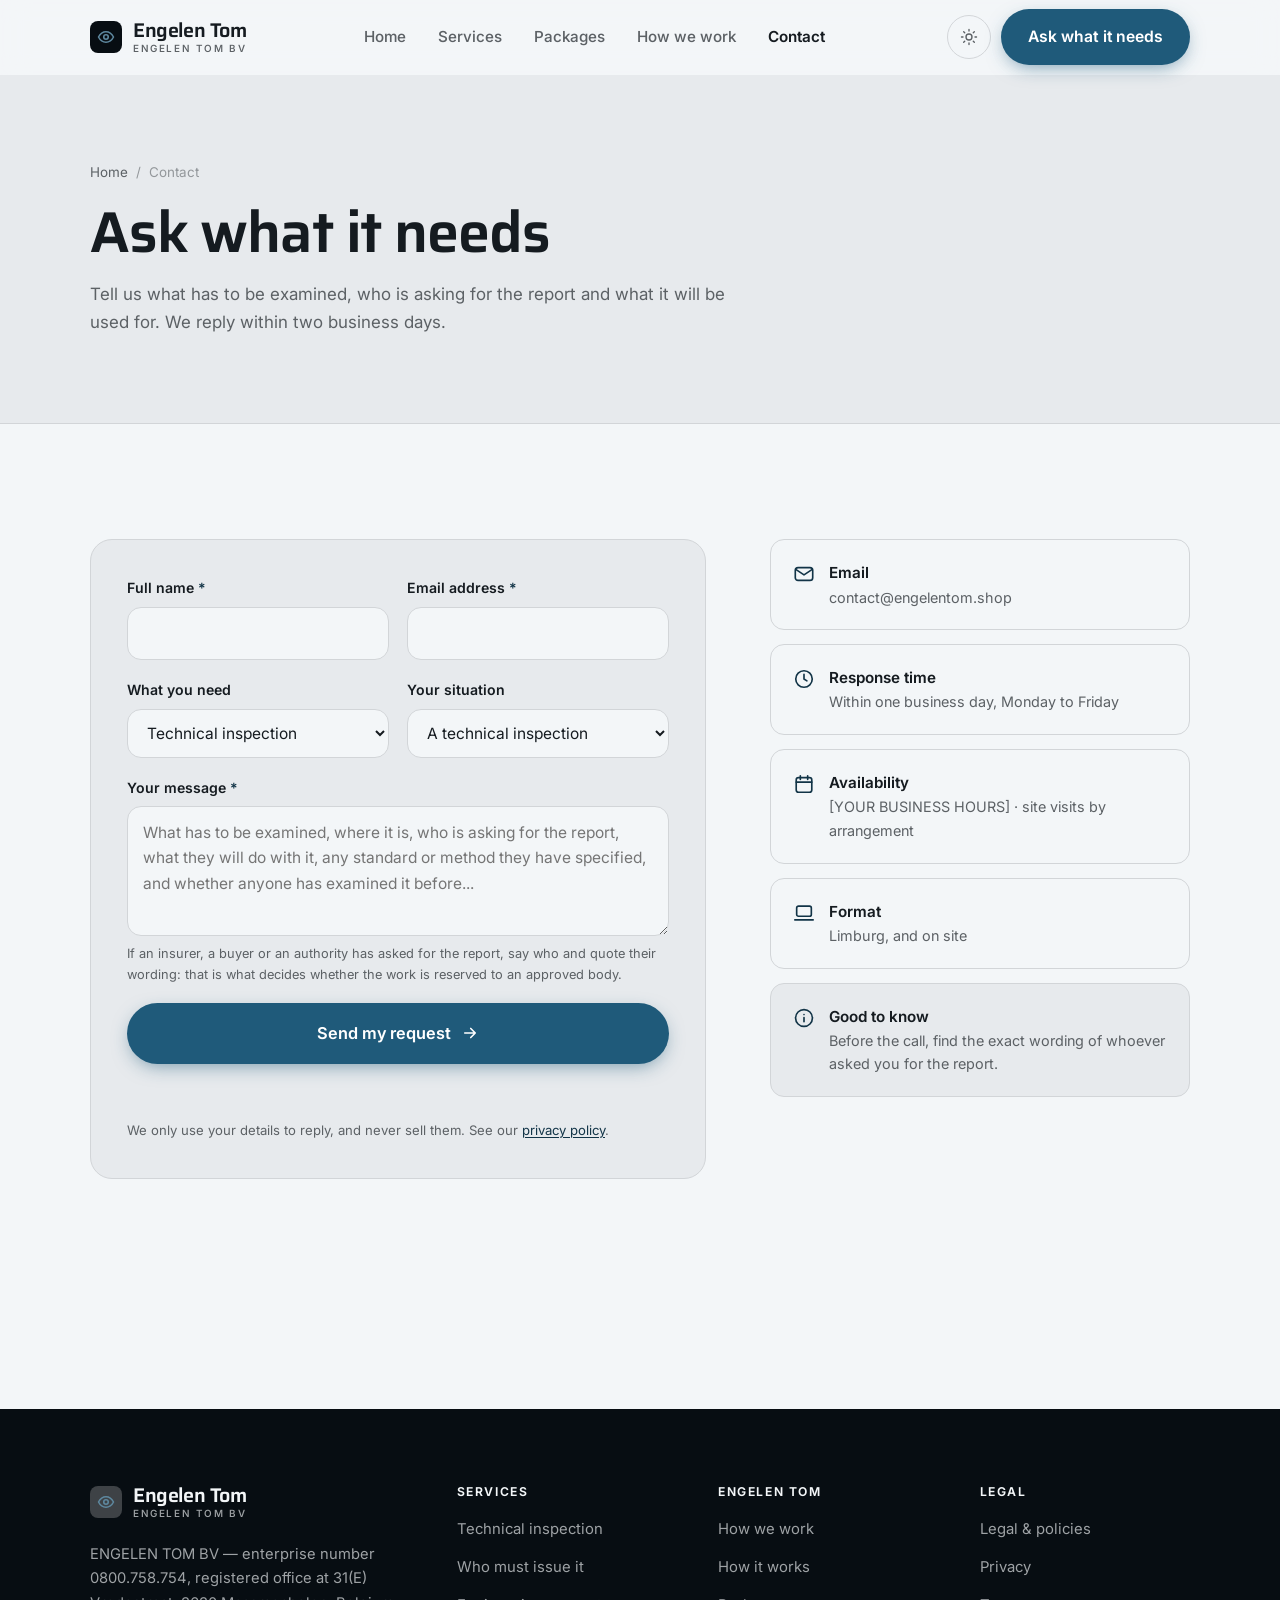
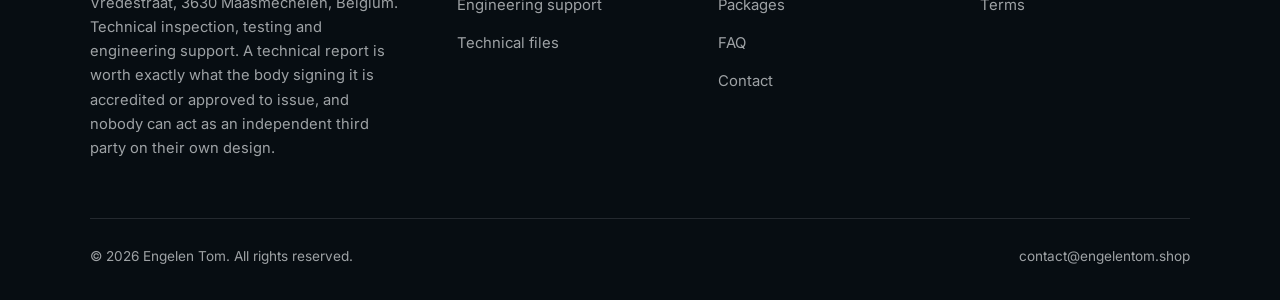
<file: contact.html>
<!DOCTYPE html>
<html lang="en" class="no-js">
<head>
<meta charset="utf-8">
<meta name="viewport" content="width=device-width, initial-scale=1">
<title>Contact — Engelen Tom</title>
<meta name="description" content="Contact ENGELEN TOM BV about a technical inspection, a test, an engineering question or a report. We reply within two business days.">
<link rel="canonical" href="https://engelentom.shop/contact.html">

<meta property="og:type" content="website">
<meta property="og:url" content="https://engelentom.shop/contact.html">
<meta property="og:site_name" content="Engelen Tom">
<meta property="og:locale" content="en_US">
<meta property="og:title" content="Contact — Engelen Tom">
<meta property="og:description" content="Contact ENGELEN TOM BV about a technical inspection, a test, an engineering question or a report. We reply within two business days.">
<meta name="theme-color" content="#070d12">

<link rel="icon" href="assets/img/favicon.svg" type="image/svg+xml">
<link rel="preconnect" href="https://fonts.googleapis.com">
<link rel="preconnect" href="https://fonts.gstatic.com" crossorigin>
<link rel="stylesheet" href="https://fonts.googleapis.com/css2?family=Saira:wght@400;500;600;700&family=Inter:wght@400..700&display=swap">
<link rel="stylesheet" href="assets/css/style.css">

<!-- Thème appliqué avant le premier rendu (évite le flash) -->
<script>
document.documentElement.classList.remove('no-js');
(function(){try{var t=localStorage.getItem('site-theme');if(t){document.documentElement.setAttribute('data-theme',t);}}catch(e){}})();
</script>
</head>

<body>
<a class="skip-link" href="#main">Skip to main content</a>

<header class="site-header">
  <nav class="wrap nav" aria-label="Main navigation">
    <a class="brand" href="index.html">
      <svg class="brand__mark" viewBox="0 0 64 64" aria-hidden="true">
        <rect class="bm-bg" width="64" height="64" rx="16"/>
        <g class="bm-ic" transform="translate(14 14) scale(1.5)" fill="none" stroke-width="2.1" stroke-linecap="round" stroke-linejoin="round"><path d="M2 12s3.6-7 10-7 10 7 10 7-3.6 7-10 7S2 12 2 12z"/><circle cx="12" cy="12" r="3"/></g>
      </svg>
      <span>Engelen Tom<span class="brand__sub">ENGELEN TOM BV</span></span>
    </a>

    <ul class="nav__links" id="nav-links">
      <li><a href="index.html">Home</a></li>
      <li><a href="programs.html">Services</a></li>
      <li><a href="index.html#pricing">Packages</a></li>
      <li><a href="about.html">How we work</a></li>
      <li><a href="contact.html" aria-current="page">Contact</a></li>
      <li><a class="btn btn--primary" href="contact.html">Ask what it needs</a></li>
    </ul>

    <div class="nav__cta">
      <button class="theme-toggle" type="button" aria-label="Switch to dark theme">
        <svg class="icon-sun" viewBox="0 0 24 24" fill="none" stroke="currentColor" stroke-width="1.8" stroke-linecap="round" aria-hidden="true"><circle cx="12" cy="12" r="4"/><path d="M12 2v2m0 16v2M2 12h2m16 0h2M4.9 4.9l1.4 1.4m11.4 11.4 1.4 1.4M19.1 4.9l-1.4 1.4M6.3 17.7l-1.4 1.4"/></svg>
        <svg class="icon-moon" viewBox="0 0 24 24" fill="none" stroke="currentColor" stroke-width="1.8" stroke-linecap="round" stroke-linejoin="round" aria-hidden="true"><path d="M21 12.8A9 9 0 1 1 11.2 3a7 7 0 0 0 9.8 9.8z"/></svg>
      </button>
      <a class="btn btn--primary" href="contact.html">Ask what it needs</a>
      <button class="nav__toggle" type="button" aria-expanded="false" aria-controls="nav-links" aria-label="Open menu">
        <svg class="icon-open" viewBox="0 0 24 24" fill="none" stroke="currentColor" stroke-width="2" stroke-linecap="round" aria-hidden="true"><path d="M3 6h18M3 12h18M3 18h18"/></svg>
        <svg class="icon-close" viewBox="0 0 24 24" fill="none" stroke="currentColor" stroke-width="2" stroke-linecap="round" aria-hidden="true"><path d="M6 6l12 12M18 6L6 18"/></svg>
      </button>
    </div>
  </nav>
</header>

<main id="main">

<section class="page-head">
  <div class="wrap">
    <nav class="breadcrumb" aria-label="Breadcrumb">
      <a href="index.html">Home</a><span>/</span><span aria-current="page">Contact</span>
    </nav>
    <h1>Ask what it needs</h1>
    <p>Tell us what has to be examined, who is asking for the report and what it will be used for. We reply within two business days.</p>
  </div>
</section>

<section class="section wrap">
  <div class="form-layout">

    <!--
      FORM: the action attribute holds a placeholder id. Create a free form at
      https://formspree.io and replace VOTRE_ID_FORMSPREE. Until then, the button
      opens the visitor's email app with a pre-filled message to contact@engelentom.shop.
    -->
    <form class="form" id="contact-form" action="https://formspree.io/f/VOTRE_ID_FORMSPREE" method="POST"
          data-email="contact@engelentom.shop" data-subject="Technical enquiry"
          data-msg-mail="Your email app will open with the message ready to send." data-msg-sending="Sending…"
          data-msg-ok="Thanks! Your message is on its way. We reply within one business day." data-msg-err="Sending failed. Please email us directly at">
      <div class="form__row">
        <div class="field">
          <label for="nom">Full name <span class="req" aria-hidden="true">*</span></label>
          <input type="text" id="nom" name="nom" autocomplete="name" required>
        </div>
        <div class="field">
          <label for="email">Email address <span class="req" aria-hidden="true">*</span></label>
          <input type="email" id="email" name="email" autocomplete="email" required>
        </div>
      </div>

      <div class="form__row">
        <div class="field">
          <label for="programme">What you need</label>
          <select id="programme" name="programme">
            <option>Technical inspection</option>
            <option>Who must issue it</option>
            <option>Engineering support</option>
            <option>Technical files</option>
            <option>Not sure yet</option>
          </select>
        </div>
        <div class="field">
          <label for="niveau">Your situation</label>
          <select id="niveau" name="niveau">
            <option>A technical inspection</option>
            <option>Who must issue a report</option>
            <option>Engineering support</option>
            <option>Technical documentation</option>
          </select>
        </div>
      </div>

      <div class="field">
        <label for="message">Your message <span class="req" aria-hidden="true">*</span></label>
        <textarea id="message" name="message" required placeholder="What has to be examined, where it is, who is asking for the report, what they will do with it, any standard or method they have specified, and whether anyone has examined it before..."></textarea>
        <span class="field__hint">If an insurer, a buyer or an authority has asked for the report, say who and quote their wording: that is what decides whether the work is reserved to an approved body.</span>
      </div>

      <!-- Bot trap: hidden from humans -->
      <div class="visually-hidden" aria-hidden="true">
        <label for="site-web">Leave this field empty</label>
        <input type="text" id="site-web" name="_gotcha" tabindex="-1" autocomplete="off">
      </div>

      <button class="btn btn--primary btn--lg" type="submit">Send my request <svg viewBox="0 0 24 24" fill="none" stroke="currentColor" stroke-width="2.2" stroke-linecap="round" stroke-linejoin="round" aria-hidden="true"><path d="M5 12h14M13 6l6 6-6 6"/></svg></button>

      <p id="form-status" class="form__status" role="status" aria-live="polite"></p>

      <p class="form__note">
        We only use your details to reply, and never sell them. See our <a href="legal.html#privacy">privacy policy</a>.
      </p>
    </form>

    <aside class="contact-aside">
      <div class="contact-card">
        <svg viewBox="0 0 24 24" fill="none" stroke="currentColor" stroke-width="1.8" stroke-linecap="round" stroke-linejoin="round" aria-hidden="true"><rect x="2.5" y="5" width="19" height="14" rx="3"/><path d="M3 7l9 6 9-6"/></svg>
        <div><b>Email</b><a href="mailto:contact@engelentom.shop">contact@engelentom.shop</a></div>
      </div>
      <div class="contact-card">
        <svg viewBox="0 0 24 24" fill="none" stroke="currentColor" stroke-width="1.8" stroke-linecap="round" stroke-linejoin="round" aria-hidden="true"><circle cx="12" cy="12" r="9"/><path d="M12 7v5l3.2 2"/></svg>
        <div><b>Response time</b><span>Within one business day, Monday to Friday</span></div>
      </div>
      <div class="contact-card">
        <svg viewBox="0 0 24 24" fill="none" stroke="currentColor" stroke-width="1.8" stroke-linecap="round" stroke-linejoin="round" aria-hidden="true"><rect x="3.5" y="5" width="17" height="16" rx="2.5"/><path d="M8 3v4M16 3v4M3.5 10h17"/></svg>
        <div><b>Availability</b><span>[YOUR BUSINESS HOURS] · site visits by arrangement</span></div>
      </div>
      <div class="contact-card">
        <svg viewBox="0 0 24 24" fill="none" stroke="currentColor" stroke-width="1.8" stroke-linecap="round" stroke-linejoin="round" aria-hidden="true"><rect x="4" y="4.5" width="16" height="11" rx="2"/><path d="M2 19.5h20"/></svg>
        <div><b>Format</b><span>Limburg, and on site</span></div>
      </div>
      <div class="contact-card contact-card--soft">
        <svg viewBox="0 0 24 24" fill="none" stroke="currentColor" stroke-width="1.8" stroke-linecap="round" stroke-linejoin="round" aria-hidden="true"><circle cx="12" cy="12" r="9.2"/><path d="M12 16v-4.5M12 8.2v.1"/></svg>
        <div><b>Good to know</b><span>Before the call, find the exact wording of whoever asked you for the report.</span></div>
      </div>
    </aside>

  </div>
</section>

</main>

<footer class="site-footer">
  <div class="wrap">
    <div class="footer__grid">
      <div class="footer__brand">
        <a class="brand" href="index.html">
          <svg class="brand__mark" viewBox="0 0 64 64" aria-hidden="true">
        <rect class="bm-bg" width="64" height="64" rx="16"/>
        <g class="bm-ic" transform="translate(14 14) scale(1.5)" fill="none" stroke-width="2.1" stroke-linecap="round" stroke-linejoin="round"><path d="M2 12s3.6-7 10-7 10 7 10 7-3.6 7-10 7S2 12 2 12z"/><circle cx="12" cy="12" r="3"/></g>
      </svg>
          <span>Engelen Tom<span class="brand__sub">ENGELEN TOM BV</span></span>
        </a>
        <p>ENGELEN TOM BV — enterprise number 0800.758.754, registered office at 31(E) Vredestraat, 3630 Maasmechelen, Belgium. Technical inspection, testing and engineering support. A technical report is worth exactly what the body signing it is accredited or approved to issue, and nobody can act as an independent third party on their own design.</p>
      </div>

      <div class="footer__col">
        <h4>Services</h4>
        <ul>
          <li><a href="programs.html#inspection">Technical inspection</a></li>
          <li><a href="programs.html#status">Who must issue it</a></li>
          <li><a href="programs.html#engineering">Engineering support</a></li>
          <li><a href="programs.html#support">Technical files</a></li>
        </ul>
      </div>

      <div class="footer__col">
        <h4>Engelen Tom</h4>
        <ul>
          <li><a href="about.html">How we work</a></li>
          <li><a href="index.html#how-it-works">How it works</a></li>
          <li><a href="index.html#pricing">Packages</a></li>
          <li><a href="index.html#faq">FAQ</a></li>
          <li><a href="contact.html">Contact</a></li>
        </ul>
      </div>

      <div class="footer__col">
        <h4>Legal</h4>
        <ul>
          <li><a href="legal.html">Legal &amp; policies</a></li>
          <li><a href="legal.html#privacy">Privacy</a></li>
          <li><a href="legal.html#terms">Terms</a></li>
        </ul>
      </div>
    </div>

    <div class="footer__bottom">
      <p>© <span data-year>2026</span> Engelen Tom. All rights reserved.</p>
      <p><a href="mailto:contact@engelentom.shop">contact@engelentom.shop</a></p>
    </div>
  </div>
</footer>

<script src="assets/js/main.js" defer></script>
</body>
</html>
</file>
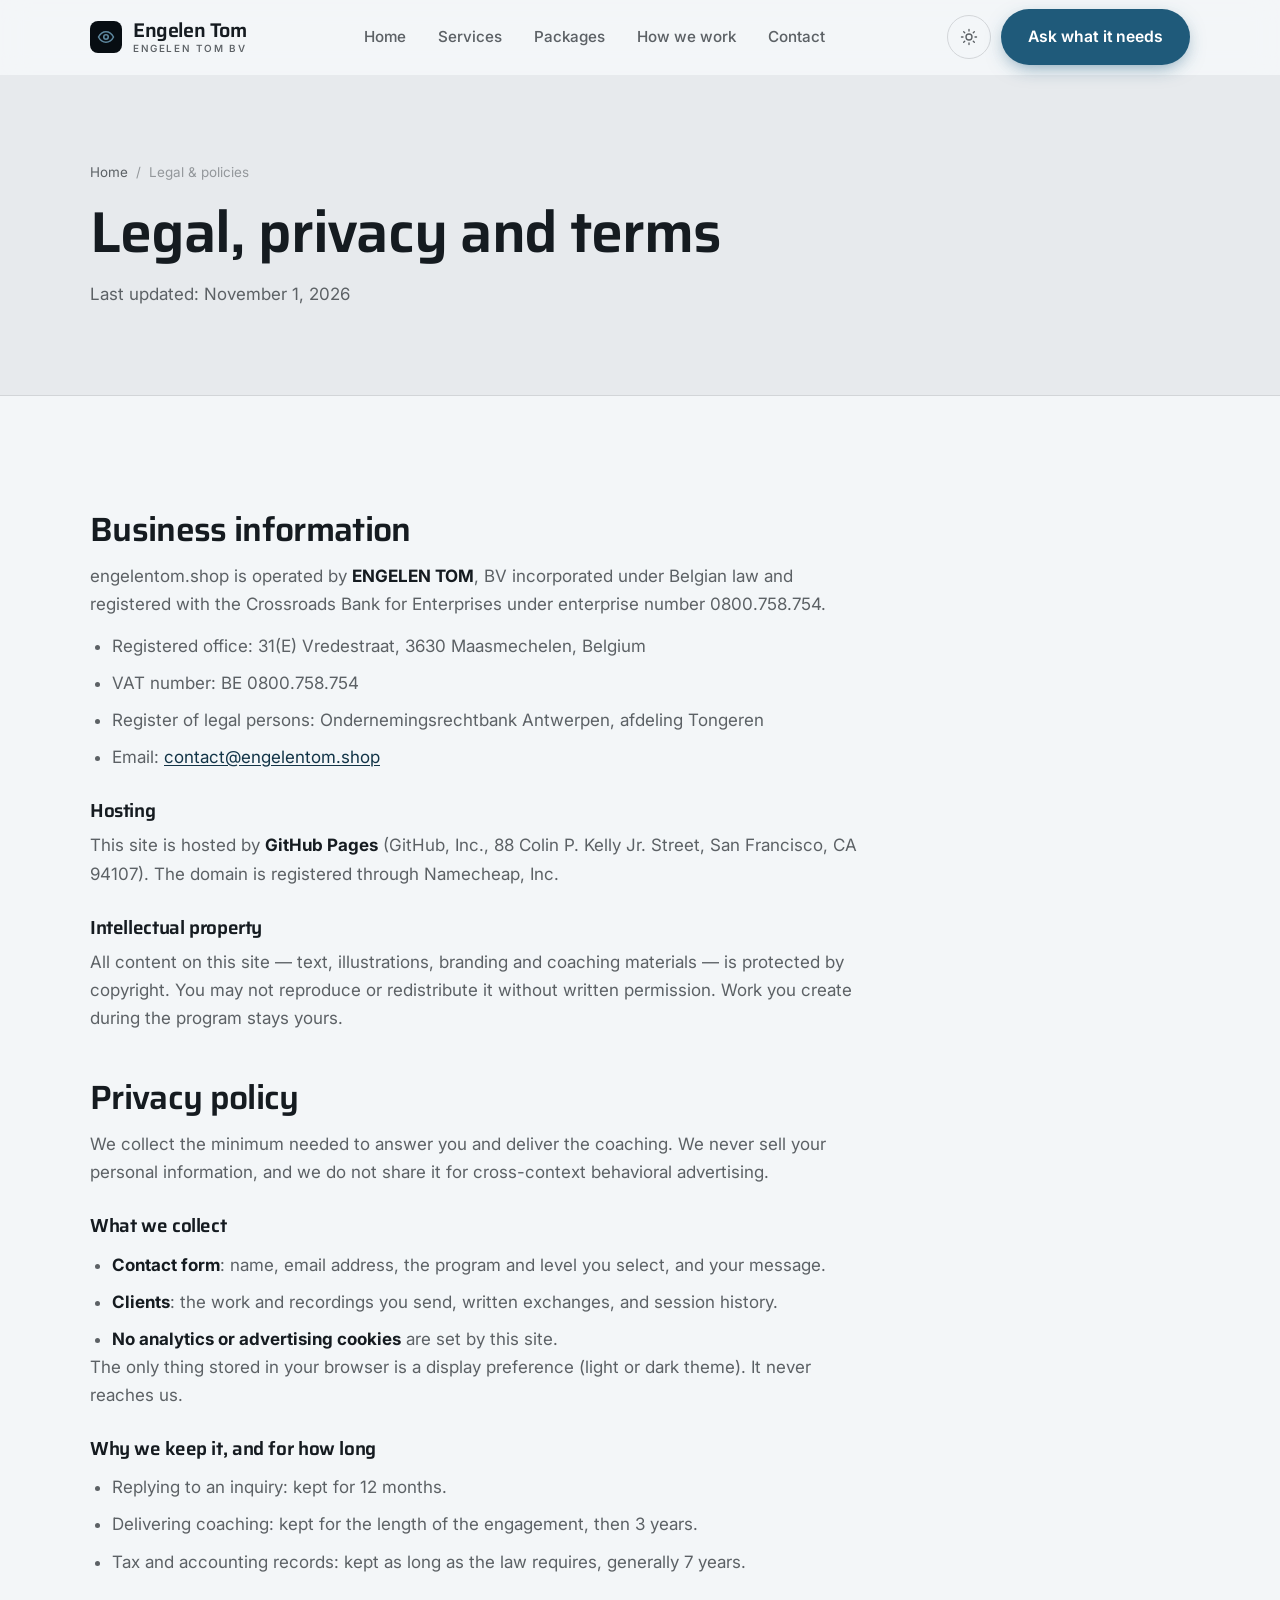
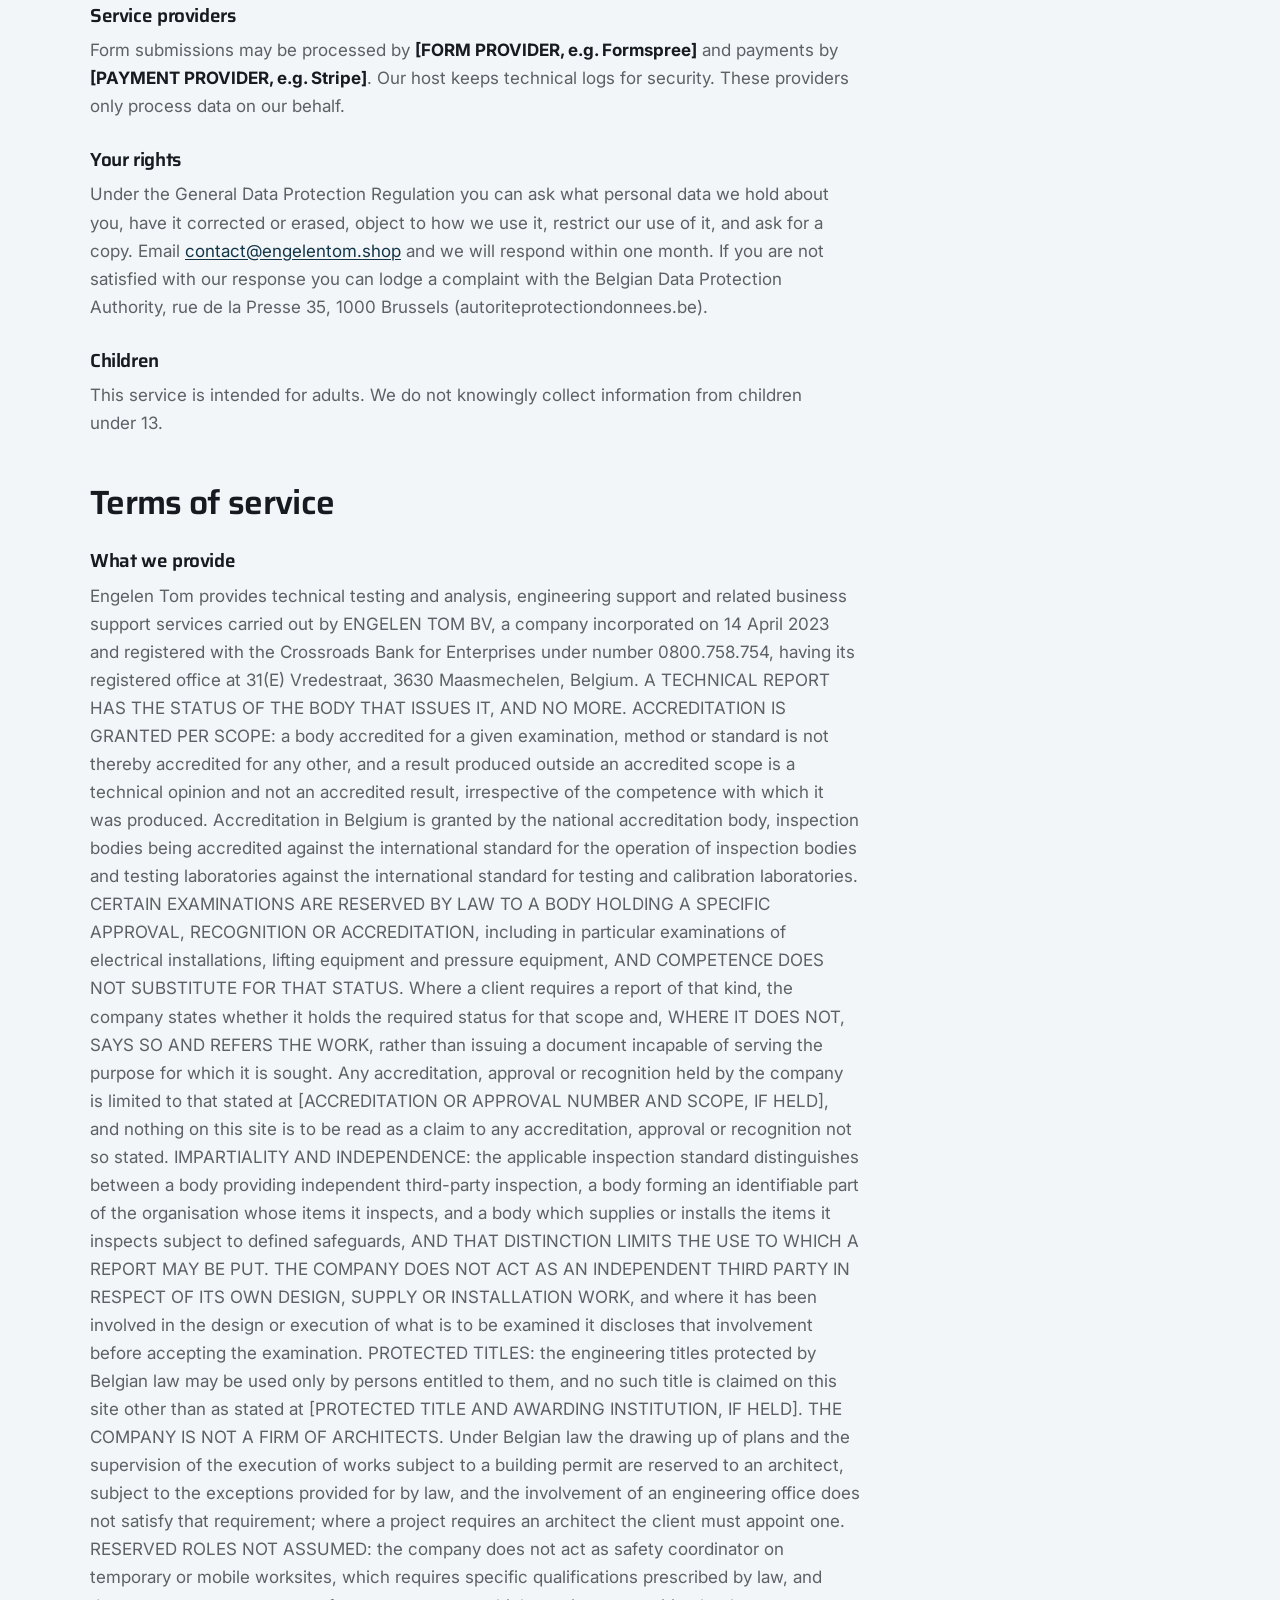
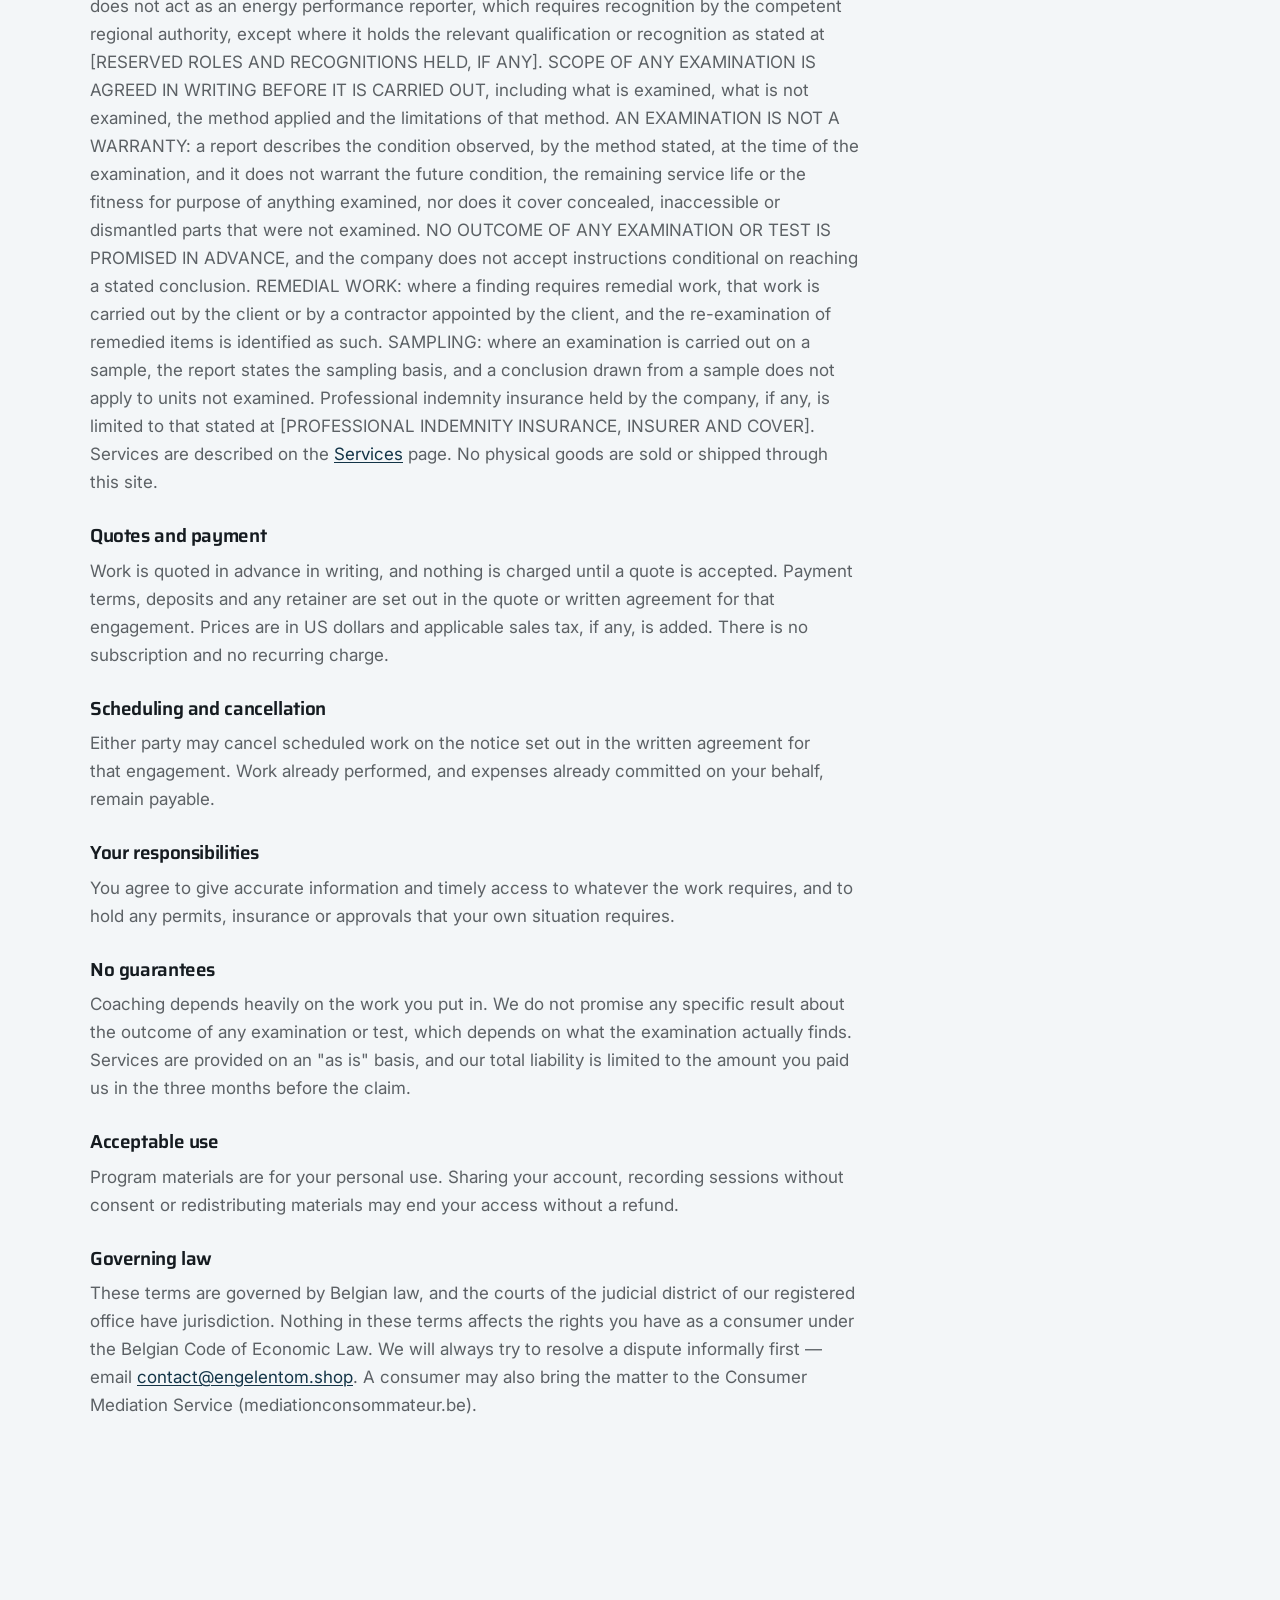
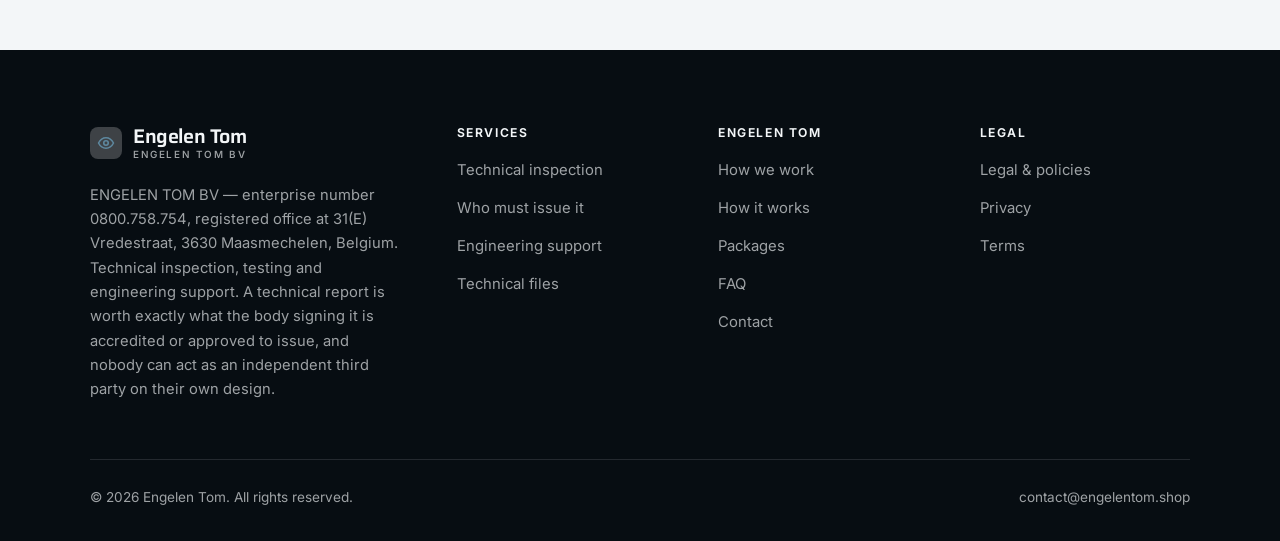
<file: legal.html>
<!DOCTYPE html>
<html lang="en" class="no-js">
<head>
<meta charset="utf-8">
<meta name="viewport" content="width=device-width, initial-scale=1">
<title>Legal, privacy and terms — Engelen Tom</title>
<meta name="description" content="Business information, privacy policy and terms of service for Engelen Tom.">
<meta name="robots" content="noindex">

<meta property="og:type" content="website">
<meta property="og:url" content="https://engelentom.shop/legal.html">
<meta property="og:site_name" content="Engelen Tom">
<meta property="og:locale" content="en_US">
<meta property="og:title" content="Legal, privacy and terms — Engelen Tom">
<meta property="og:description" content="Business information, privacy policy and terms of service for Engelen Tom.">
<meta name="theme-color" content="#070d12">

<link rel="icon" href="assets/img/favicon.svg" type="image/svg+xml">
<link rel="preconnect" href="https://fonts.googleapis.com">
<link rel="preconnect" href="https://fonts.gstatic.com" crossorigin>
<link rel="stylesheet" href="https://fonts.googleapis.com/css2?family=Saira:wght@400;500;600;700&family=Inter:wght@400..700&display=swap">
<link rel="stylesheet" href="assets/css/style.css">

<!-- Thème appliqué avant le premier rendu (évite le flash) -->
<script>
document.documentElement.classList.remove('no-js');
(function(){try{var t=localStorage.getItem('site-theme');if(t){document.documentElement.setAttribute('data-theme',t);}}catch(e){}})();
</script>
</head>

<body>
<a class="skip-link" href="#main">Skip to main content</a>

<header class="site-header">
  <nav class="wrap nav" aria-label="Main navigation">
    <a class="brand" href="index.html">
      <svg class="brand__mark" viewBox="0 0 64 64" aria-hidden="true">
        <rect class="bm-bg" width="64" height="64" rx="16"/>
        <g class="bm-ic" transform="translate(14 14) scale(1.5)" fill="none" stroke-width="2.1" stroke-linecap="round" stroke-linejoin="round"><path d="M2 12s3.6-7 10-7 10 7 10 7-3.6 7-10 7S2 12 2 12z"/><circle cx="12" cy="12" r="3"/></g>
      </svg>
      <span>Engelen Tom<span class="brand__sub">ENGELEN TOM BV</span></span>
    </a>

    <ul class="nav__links" id="nav-links">
      <li><a href="index.html">Home</a></li>
      <li><a href="programs.html">Services</a></li>
      <li><a href="index.html#pricing">Packages</a></li>
      <li><a href="about.html">How we work</a></li>
      <li><a href="contact.html">Contact</a></li>
      <li><a class="btn btn--primary" href="contact.html">Ask what it needs</a></li>
    </ul>

    <div class="nav__cta">
      <button class="theme-toggle" type="button" aria-label="Switch to dark theme">
        <svg class="icon-sun" viewBox="0 0 24 24" fill="none" stroke="currentColor" stroke-width="1.8" stroke-linecap="round" aria-hidden="true"><circle cx="12" cy="12" r="4"/><path d="M12 2v2m0 16v2M2 12h2m16 0h2M4.9 4.9l1.4 1.4m11.4 11.4 1.4 1.4M19.1 4.9l-1.4 1.4M6.3 17.7l-1.4 1.4"/></svg>
        <svg class="icon-moon" viewBox="0 0 24 24" fill="none" stroke="currentColor" stroke-width="1.8" stroke-linecap="round" stroke-linejoin="round" aria-hidden="true"><path d="M21 12.8A9 9 0 1 1 11.2 3a7 7 0 0 0 9.8 9.8z"/></svg>
      </button>
      <a class="btn btn--primary" href="contact.html">Ask what it needs</a>
      <button class="nav__toggle" type="button" aria-expanded="false" aria-controls="nav-links" aria-label="Open menu">
        <svg class="icon-open" viewBox="0 0 24 24" fill="none" stroke="currentColor" stroke-width="2" stroke-linecap="round" aria-hidden="true"><path d="M3 6h18M3 12h18M3 18h18"/></svg>
        <svg class="icon-close" viewBox="0 0 24 24" fill="none" stroke="currentColor" stroke-width="2" stroke-linecap="round" aria-hidden="true"><path d="M6 6l12 12M18 6L6 18"/></svg>
      </button>
    </div>
  </nav>
</header>

<main id="main">

<section class="page-head">
  <div class="wrap">
    <nav class="breadcrumb" aria-label="Breadcrumb">
      <a href="index.html">Home</a><span>/</span><span aria-current="page">Legal &amp; policies</span>
    </nav>
    <h1>Legal, privacy and terms</h1>
    <p>Last updated: <time datetime="2026-11-01">November 1, 2026</time></p>
  </div>
</section>

<section class="section wrap">
  <div class="prose">

    <!--
      TO DO: this is a skeleton, not legal advice. Replace every [BRACKET] with
      your real details before selling, and have a lawyer review it if you can.
      Consumer protection rules differ by state.
    -->

    <h2 id="business">Business information</h2>
    <p>
      engelentom.shop is operated by <strong>ENGELEN TOM</strong>,
      BV incorporated under Belgian law and registered with the
      Crossroads Bank for Enterprises under enterprise number 0800.758.754.
    </p>
    <ul>
      <li>Registered office: 31(E) Vredestraat, 3630 Maasmechelen, Belgium</li>
      <li>VAT number: BE 0800.758.754</li>
      <li>Register of legal persons: Ondernemingsrechtbank Antwerpen, afdeling Tongeren</li>
      <li>Email: <a href="mailto:contact@engelentom.shop">contact@engelentom.shop</a></li>
    </ul>

    <h3>Hosting</h3>
    <p>
      This site is hosted by <strong>GitHub Pages</strong> (GitHub, Inc., 88 Colin P. Kelly Jr. Street,
      San Francisco, CA 94107). The domain is registered through Namecheap, Inc.
    </p>

    <h3>Intellectual property</h3>
    <p>
      All content on this site — text, illustrations, branding and coaching materials — is protected by
      copyright. You may not reproduce or redistribute it without written permission. Work you create during
      the program stays yours.
    </p>

    <h2 id="privacy">Privacy policy</h2>
    <p>
      We collect the minimum needed to answer you and deliver the coaching. We never sell your personal
      information, and we do not share it for cross-context behavioral advertising.
    </p>
    <h3>What we collect</h3>
    <ul>
      <li><strong>Contact form</strong>: name, email address, the program and level you select, and your message.</li>
      <li><strong>Clients</strong>: the work and recordings you send, written exchanges, and session history.</li>
      <li><strong>No analytics or advertising cookies</strong> are set by this site.</li>
    </ul>
    <p>
      The only thing stored in your browser is a display preference (light or dark theme). It never reaches us.
    </p>
    <h3>Why we keep it, and for how long</h3>
    <ul>
      <li>Replying to an inquiry: kept for 12 months.</li>
      <li>Delivering coaching: kept for the length of the engagement, then 3 years.</li>
      <li>Tax and accounting records: kept as long as the law requires, generally 7 years.</li>
    </ul>
    <h3>Service providers</h3>
    <p>
      Form submissions may be processed by <strong>[FORM PROVIDER, e.g. Formspree]</strong> and payments by
      <strong>[PAYMENT PROVIDER, e.g. Stripe]</strong>. Our host keeps technical logs for security. These
      providers only process data on our behalf.
    </p>
    <h3>Your rights</h3>
    <p>
      Under the General Data Protection Regulation you can ask what personal data we hold about you,
      have it corrected or erased, object to how we use it, restrict our use of it, and ask for a copy.
      Email <a href="mailto:contact@engelentom.shop">contact@engelentom.shop</a> and we will respond within one month. If you are not
      satisfied with our response you can lodge a complaint with the Belgian Data Protection Authority,
      rue de la Presse 35, 1000 Brussels (autoriteprotectiondonnees.be).
    </p>
    <h3>Children</h3>
    <p>
      This service is intended for adults. We do not knowingly collect information from children under 13.
    </p>

    <h2 id="terms">Terms of service</h2>
    <h3>What we provide</h3>
    <p>
      Engelen Tom provides technical testing and analysis, engineering support and related business support services carried out by ENGELEN TOM BV, a company incorporated on 14 April 2023 and registered with the Crossroads Bank for Enterprises under number 0800.758.754, having its registered office at 31(E) Vredestraat, 3630 Maasmechelen, Belgium. A TECHNICAL REPORT HAS THE STATUS OF THE BODY THAT ISSUES IT, AND NO MORE. ACCREDITATION IS GRANTED PER SCOPE: a body accredited for a given examination, method or standard is not thereby accredited for any other, and a result produced outside an accredited scope is a technical opinion and not an accredited result, irrespective of the competence with which it was produced. Accreditation in Belgium is granted by the national accreditation body, inspection bodies being accredited against the international standard for the operation of inspection bodies and testing laboratories against the international standard for testing and calibration laboratories. CERTAIN EXAMINATIONS ARE RESERVED BY LAW TO A BODY HOLDING A SPECIFIC APPROVAL, RECOGNITION OR ACCREDITATION, including in particular examinations of electrical installations, lifting equipment and pressure equipment, AND COMPETENCE DOES NOT SUBSTITUTE FOR THAT STATUS. Where a client requires a report of that kind, the company states whether it holds the required status for that scope and, WHERE IT DOES NOT, SAYS SO AND REFERS THE WORK, rather than issuing a document incapable of serving the purpose for which it is sought. Any accreditation, approval or recognition held by the company is limited to that stated at [ACCREDITATION OR APPROVAL NUMBER AND SCOPE, IF HELD], and nothing on this site is to be read as a claim to any accreditation, approval or recognition not so stated. IMPARTIALITY AND INDEPENDENCE: the applicable inspection standard distinguishes between a body providing independent third-party inspection, a body forming an identifiable part of the organisation whose items it inspects, and a body which supplies or installs the items it inspects subject to defined safeguards, AND THAT DISTINCTION LIMITS THE USE TO WHICH A REPORT MAY BE PUT. THE COMPANY DOES NOT ACT AS AN INDEPENDENT THIRD PARTY IN RESPECT OF ITS OWN DESIGN, SUPPLY OR INSTALLATION WORK, and where it has been involved in the design or execution of what is to be examined it discloses that involvement before accepting the examination. PROTECTED TITLES: the engineering titles protected by Belgian law may be used only by persons entitled to them, and no such title is claimed on this site other than as stated at [PROTECTED TITLE AND AWARDING INSTITUTION, IF HELD]. THE COMPANY IS NOT A FIRM OF ARCHITECTS. Under Belgian law the drawing up of plans and the supervision of the execution of works subject to a building permit are reserved to an architect, subject to the exceptions provided for by law, and the involvement of an engineering office does not satisfy that requirement; where a project requires an architect the client must appoint one. RESERVED ROLES NOT ASSUMED: the company does not act as safety coordinator on temporary or mobile worksites, which requires specific qualifications prescribed by law, and does not act as an energy performance reporter, which requires recognition by the competent regional authority, except where it holds the relevant qualification or recognition as stated at [RESERVED ROLES AND RECOGNITIONS HELD, IF ANY]. SCOPE OF ANY EXAMINATION IS AGREED IN WRITING BEFORE IT IS CARRIED OUT, including what is examined, what is not examined, the method applied and the limitations of that method. AN EXAMINATION IS NOT A WARRANTY: a report describes the condition observed, by the method stated, at the time of the examination, and it does not warrant the future condition, the remaining service life or the fitness for purpose of anything examined, nor does it cover concealed, inaccessible or dismantled parts that were not examined. NO OUTCOME OF ANY EXAMINATION OR TEST IS PROMISED IN ADVANCE, and the company does not accept instructions conditional on reaching a stated conclusion. REMEDIAL WORK: where a finding requires remedial work, that work is carried out by the client or by a contractor appointed by the client, and the re-examination of remedied items is identified as such. SAMPLING: where an examination is carried out on a sample, the report states the sampling basis, and a conclusion drawn from a sample does not apply to units not examined. Professional indemnity insurance held by the company, if any, is limited to that stated at [PROFESSIONAL INDEMNITY INSURANCE, INSURER AND COVER]. Services are described on the
      <a href="programs.html">Services</a> page. No physical goods are sold or shipped through this site.
    </p>
    <h3>Quotes and payment</h3>
    <p>
      Work is quoted in advance in writing, and nothing is charged until a quote is accepted. Payment terms,
      deposits and any retainer are set out in the quote or written agreement for that engagement. Prices are in
      US dollars and applicable sales tax, if any, is added. There is no subscription and no recurring charge.
    </p>
    <h3>Scheduling and cancellation</h3>
    <p>
      Either party may cancel scheduled work on the notice set out in the written agreement for that engagement.
      Work already performed, and expenses already committed on your behalf, remain payable.
    </p>
    <h3>Your responsibilities</h3>
    <p>
      You agree to give accurate information and timely access to whatever the work requires, and to hold any
      permits, insurance or approvals that your own situation requires.
    </p>

    <h3>No guarantees</h3>
    <p>
      Coaching depends heavily on the work you put in. We do not promise any specific result
      about the outcome of any examination or test, which depends on what the examination actually finds. Services are provided on an "as is" basis, and our total
      liability is limited to the amount you paid us in the three months before the claim.
    </p>
    <h3>Acceptable use</h3>
    <p>
      Program materials are for your personal use. Sharing your account, recording sessions without consent
      or redistributing materials may end your access without a refund.
    </p>
    <h3>Governing law</h3>
    <p>
      These terms are governed by Belgian law, and the courts of the judicial district of our
      registered office have jurisdiction. Nothing in these terms affects the rights you have as a
      consumer under the Belgian Code of Economic Law. We will always try to resolve a dispute
      informally first — email <a href="mailto:contact@engelentom.shop">contact@engelentom.shop</a>. A consumer may also bring the
      matter to the Consumer Mediation Service (mediationconsommateur.be).
    </p>

  </div>
</section>

</main>

<footer class="site-footer">
  <div class="wrap">
    <div class="footer__grid">
      <div class="footer__brand">
        <a class="brand" href="index.html">
          <svg class="brand__mark" viewBox="0 0 64 64" aria-hidden="true">
        <rect class="bm-bg" width="64" height="64" rx="16"/>
        <g class="bm-ic" transform="translate(14 14) scale(1.5)" fill="none" stroke-width="2.1" stroke-linecap="round" stroke-linejoin="round"><path d="M2 12s3.6-7 10-7 10 7 10 7-3.6 7-10 7S2 12 2 12z"/><circle cx="12" cy="12" r="3"/></g>
      </svg>
          <span>Engelen Tom<span class="brand__sub">ENGELEN TOM BV</span></span>
        </a>
        <p>ENGELEN TOM BV — enterprise number 0800.758.754, registered office at 31(E) Vredestraat, 3630 Maasmechelen, Belgium. Technical inspection, testing and engineering support. A technical report is worth exactly what the body signing it is accredited or approved to issue, and nobody can act as an independent third party on their own design.</p>
      </div>

      <div class="footer__col">
        <h4>Services</h4>
        <ul>
          <li><a href="programs.html#inspection">Technical inspection</a></li>
          <li><a href="programs.html#status">Who must issue it</a></li>
          <li><a href="programs.html#engineering">Engineering support</a></li>
          <li><a href="programs.html#support">Technical files</a></li>
        </ul>
      </div>

      <div class="footer__col">
        <h4>Engelen Tom</h4>
        <ul>
          <li><a href="about.html">How we work</a></li>
          <li><a href="index.html#how-it-works">How it works</a></li>
          <li><a href="index.html#pricing">Packages</a></li>
          <li><a href="index.html#faq">FAQ</a></li>
          <li><a href="contact.html">Contact</a></li>
        </ul>
      </div>

      <div class="footer__col">
        <h4>Legal</h4>
        <ul>
          <li><a href="legal.html">Legal &amp; policies</a></li>
          <li><a href="legal.html#privacy">Privacy</a></li>
          <li><a href="legal.html#terms">Terms</a></li>
        </ul>
      </div>
    </div>

    <div class="footer__bottom">
      <p>© <span data-year>2026</span> Engelen Tom. All rights reserved.</p>
      <p><a href="mailto:contact@engelentom.shop">contact@engelentom.shop</a></p>
    </div>
  </div>
</footer>

<script src="assets/js/main.js" defer></script>
</body>
</html>
</file>
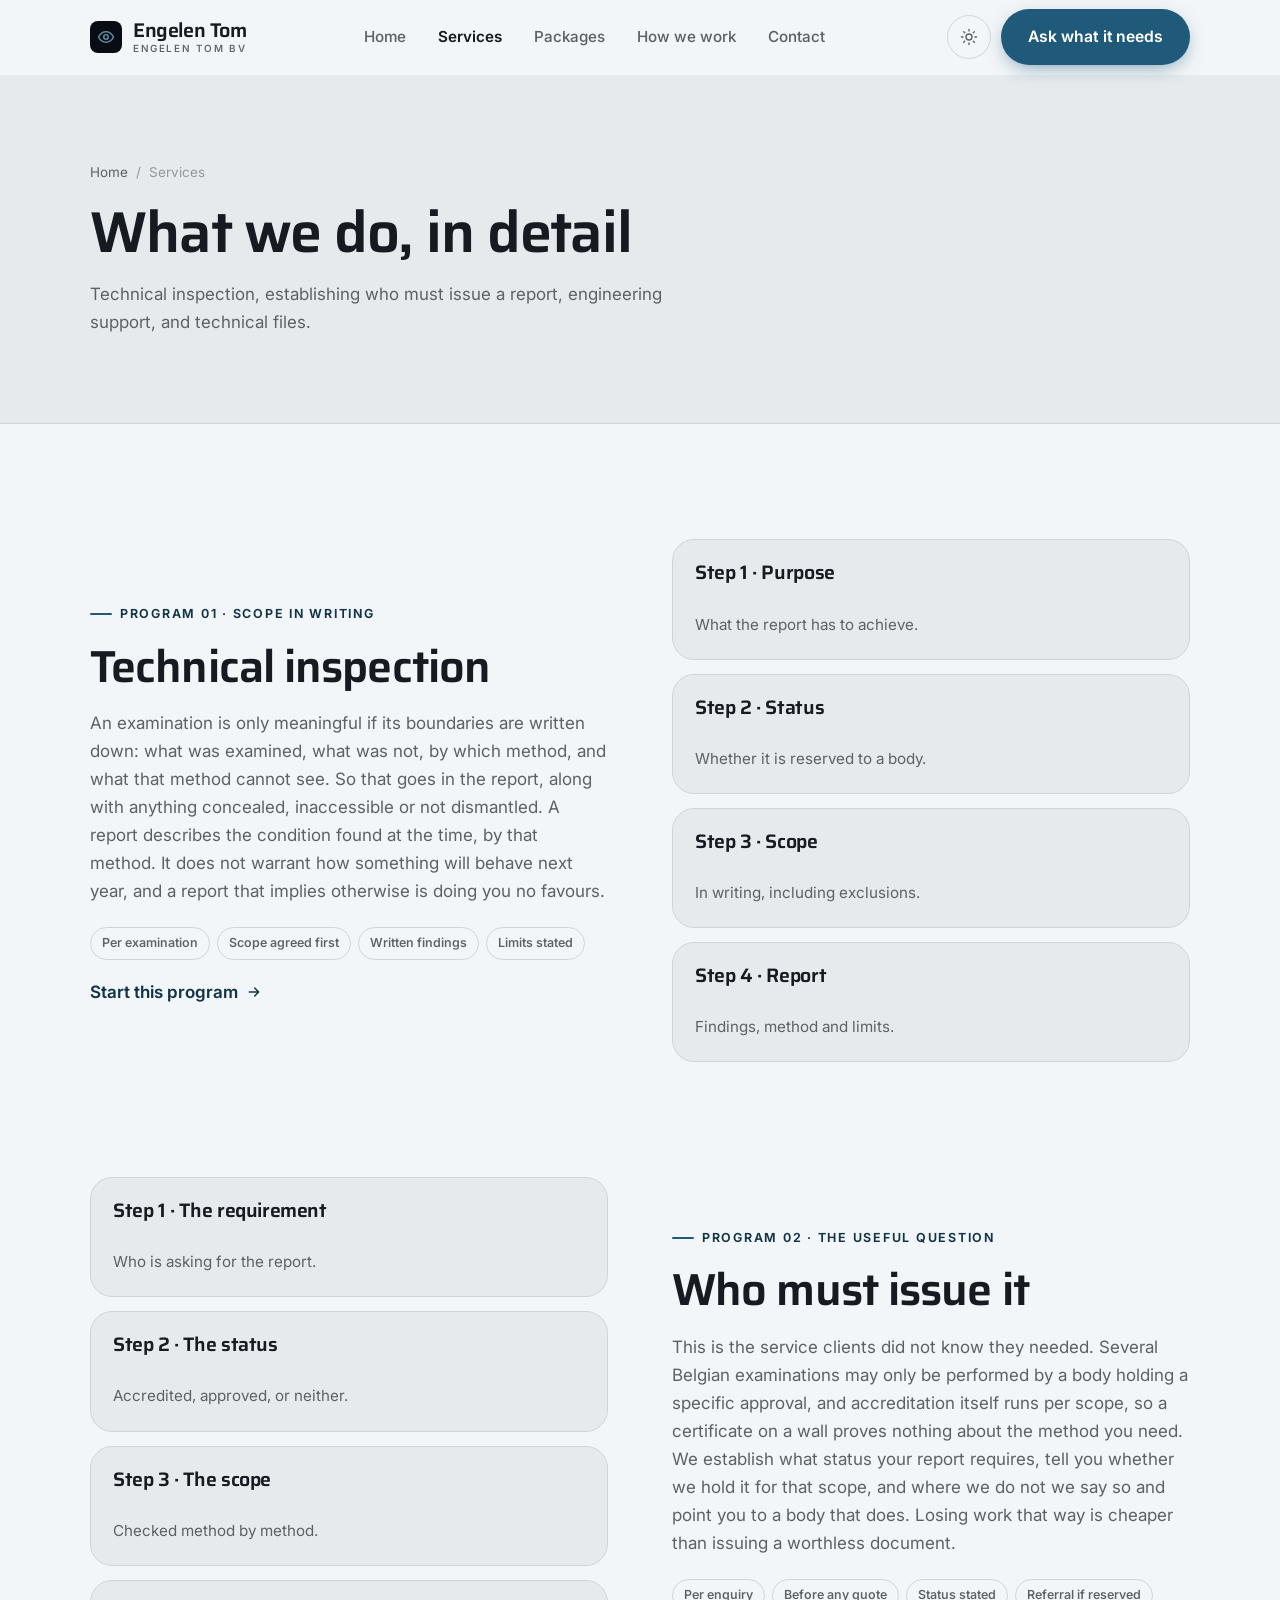
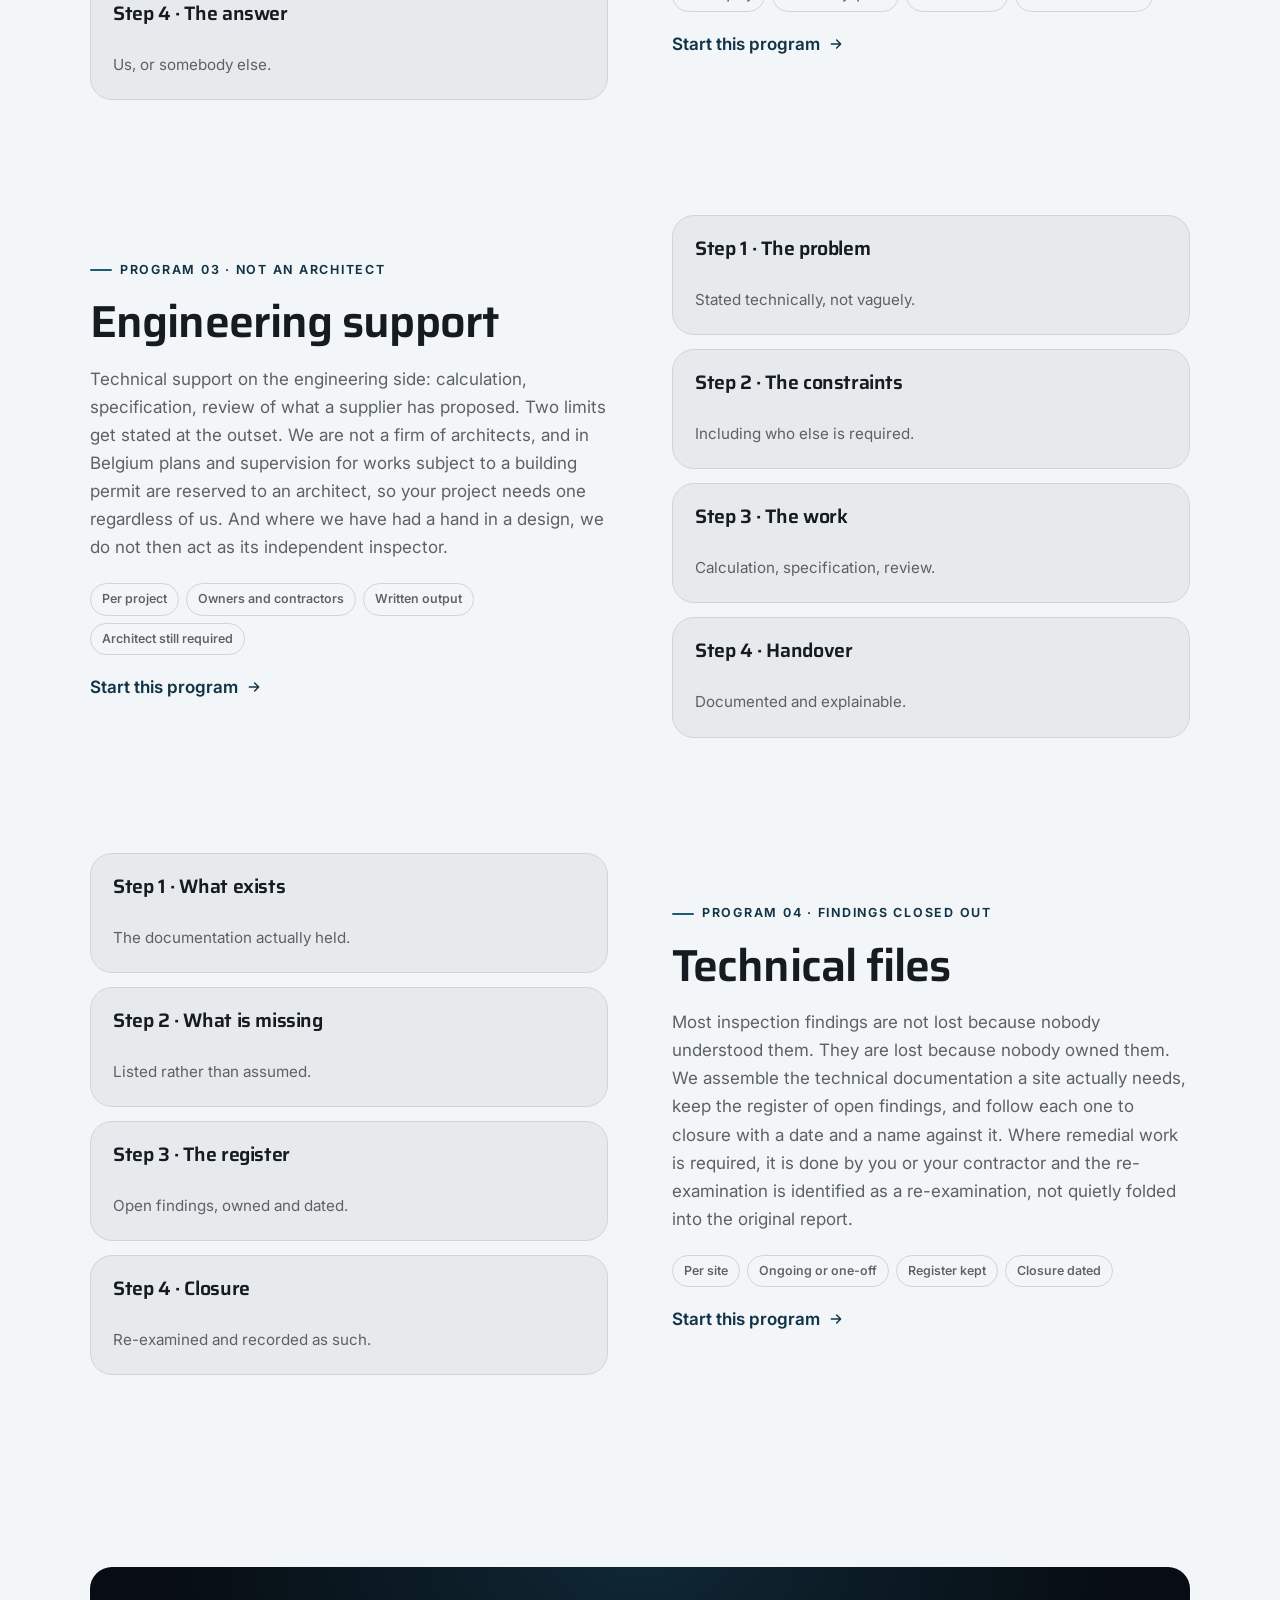
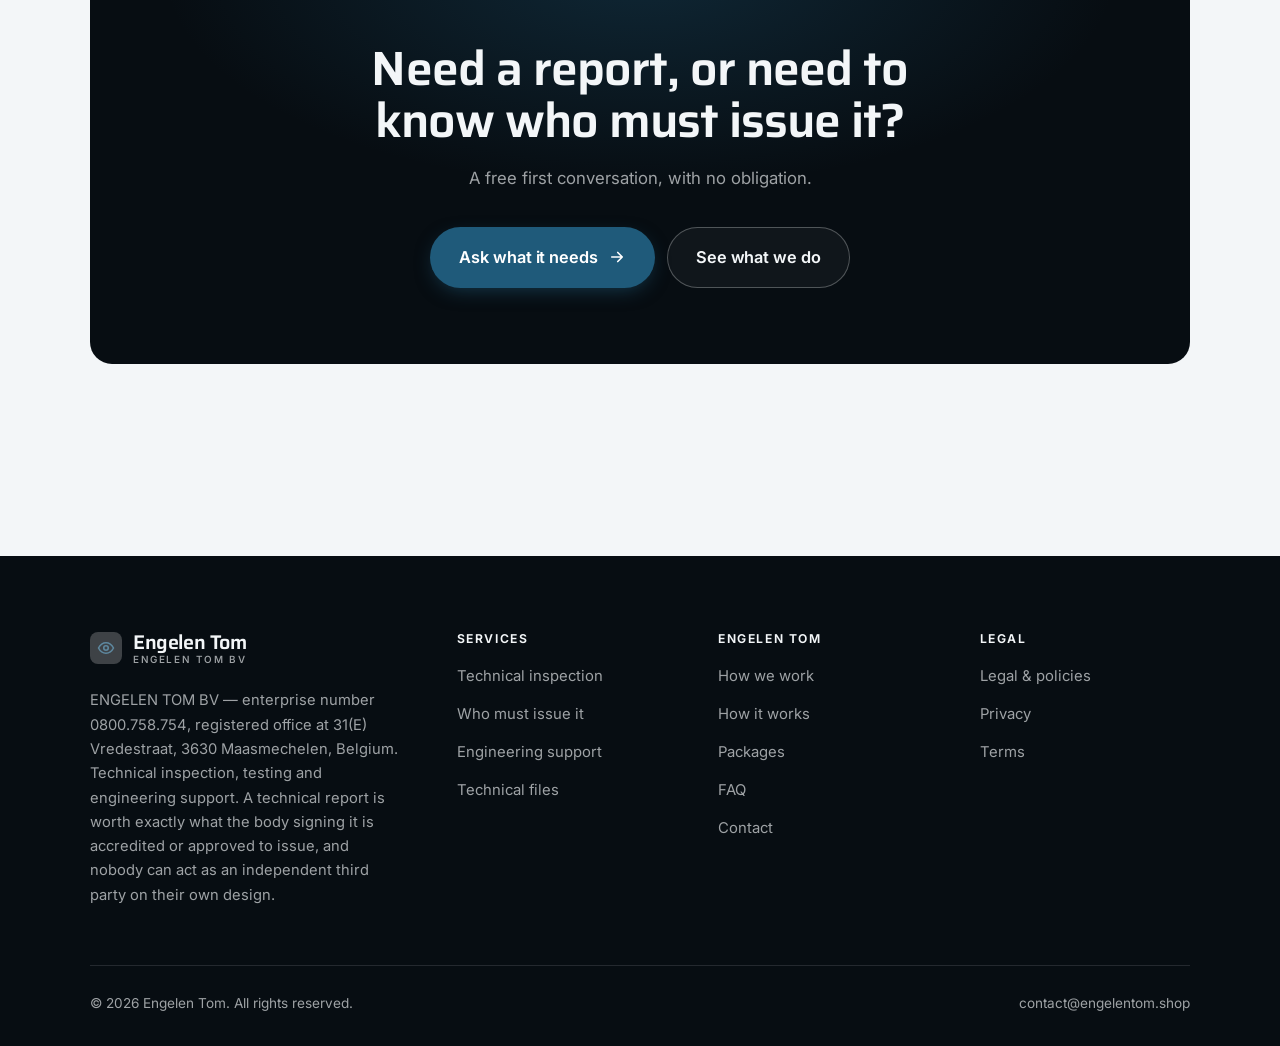
<file: programs.html>
<!DOCTYPE html>
<html lang="en" class="no-js">
<head>
<meta charset="utf-8">
<meta name="viewport" content="width=device-width, initial-scale=1">
<title>Services — Engelen Tom</title>
<meta name="description" content="What ENGELEN TOM BV does: technical inspection and testing, establishing the required status of a report, engineering support, and technical documentation.">
<link rel="canonical" href="https://engelentom.shop/programs.html">

<meta property="og:type" content="website">
<meta property="og:url" content="https://engelentom.shop/programs.html">
<meta property="og:site_name" content="Engelen Tom">
<meta property="og:locale" content="en_US">
<meta property="og:title" content="Services — Engelen Tom">
<meta property="og:description" content="What ENGELEN TOM BV does: technical inspection and testing, establishing the required status of a report, engineering support, and technical documentation.">
<meta name="theme-color" content="#070d12">

<link rel="icon" href="assets/img/favicon.svg" type="image/svg+xml">
<link rel="preconnect" href="https://fonts.googleapis.com">
<link rel="preconnect" href="https://fonts.gstatic.com" crossorigin>
<link rel="stylesheet" href="https://fonts.googleapis.com/css2?family=Saira:wght@400;500;600;700&family=Inter:wght@400..700&display=swap">
<link rel="stylesheet" href="assets/css/style.css">

<!-- Thème appliqué avant le premier rendu (évite le flash) -->
<script>
document.documentElement.classList.remove('no-js');
(function(){try{var t=localStorage.getItem('site-theme');if(t){document.documentElement.setAttribute('data-theme',t);}}catch(e){}})();
</script>
</head>

<body>
<a class="skip-link" href="#main">Skip to main content</a>

<header class="site-header">
  <nav class="wrap nav" aria-label="Main navigation">
    <a class="brand" href="index.html">
      <svg class="brand__mark" viewBox="0 0 64 64" aria-hidden="true">
        <rect class="bm-bg" width="64" height="64" rx="16"/>
        <g class="bm-ic" transform="translate(14 14) scale(1.5)" fill="none" stroke-width="2.1" stroke-linecap="round" stroke-linejoin="round"><path d="M2 12s3.6-7 10-7 10 7 10 7-3.6 7-10 7S2 12 2 12z"/><circle cx="12" cy="12" r="3"/></g>
      </svg>
      <span>Engelen Tom<span class="brand__sub">ENGELEN TOM BV</span></span>
    </a>

    <ul class="nav__links" id="nav-links">
      <li><a href="index.html">Home</a></li>
      <li><a href="programs.html" aria-current="page">Services</a></li>
      <li><a href="index.html#pricing">Packages</a></li>
      <li><a href="about.html">How we work</a></li>
      <li><a href="contact.html">Contact</a></li>
      <li><a class="btn btn--primary" href="contact.html">Ask what it needs</a></li>
    </ul>

    <div class="nav__cta">
      <button class="theme-toggle" type="button" aria-label="Switch to dark theme">
        <svg class="icon-sun" viewBox="0 0 24 24" fill="none" stroke="currentColor" stroke-width="1.8" stroke-linecap="round" aria-hidden="true"><circle cx="12" cy="12" r="4"/><path d="M12 2v2m0 16v2M2 12h2m16 0h2M4.9 4.9l1.4 1.4m11.4 11.4 1.4 1.4M19.1 4.9l-1.4 1.4M6.3 17.7l-1.4 1.4"/></svg>
        <svg class="icon-moon" viewBox="0 0 24 24" fill="none" stroke="currentColor" stroke-width="1.8" stroke-linecap="round" stroke-linejoin="round" aria-hidden="true"><path d="M21 12.8A9 9 0 1 1 11.2 3a7 7 0 0 0 9.8 9.8z"/></svg>
      </button>
      <a class="btn btn--primary" href="contact.html">Ask what it needs</a>
      <button class="nav__toggle" type="button" aria-expanded="false" aria-controls="nav-links" aria-label="Open menu">
        <svg class="icon-open" viewBox="0 0 24 24" fill="none" stroke="currentColor" stroke-width="2" stroke-linecap="round" aria-hidden="true"><path d="M3 6h18M3 12h18M3 18h18"/></svg>
        <svg class="icon-close" viewBox="0 0 24 24" fill="none" stroke="currentColor" stroke-width="2" stroke-linecap="round" aria-hidden="true"><path d="M6 6l12 12M18 6L6 18"/></svg>
      </button>
    </div>
  </nav>
</header>

<main id="main">

<section class="page-head">
  <div class="wrap">
    <nav class="breadcrumb" aria-label="Breadcrumb">
      <a href="index.html">Home</a><span>/</span><span aria-current="page">Services</span>
    </nav>
    <h1>What we do, in detail</h1>
    <p>Technical inspection, establishing who must issue a report, engineering support, and technical files.</p>
  </div>
</section>

<section class="section wrap" id="inspection">
  <div class="split reveal">
    <div>
      <span class="eyebrow">Program 01 · Scope in writing</span>
      <h2>Technical inspection</h2>
      <p>An examination is only meaningful if its boundaries are written down: what was examined, what was not, by which method, and what that method cannot see. So that goes in the report, along with anything concealed, inaccessible or not dismantled. A report describes the condition found at the time, by that method. It does not warrant how something will behave next year, and a report that implies otherwise is doing you no favours.</p>
      <ul class="tags"><li>Per examination</li><li>Scope agreed first</li><li>Written findings</li><li>Limits stated</li></ul>
      <p><a class="arrow-link" href="contact.html">Start this program <svg viewBox="0 0 24 24" fill="none" stroke="currentColor" stroke-width="2.2" stroke-linecap="round" stroke-linejoin="round" aria-hidden="true"><path d="M5 12h14M13 6l6 6-6 6"/></svg></a></p>
    </div>
    <div class="grid grid--2 grid--tight">
      <article class="card card--sm">
        <h3>Step 1 · Purpose</h3>
        <p>What the report has to achieve.</p>
      </article>
      <article class="card card--sm">
        <h3>Step 2 · Status</h3>
        <p>Whether it is reserved to a body.</p>
      </article>
      <article class="card card--sm">
        <h3>Step 3 · Scope</h3>
        <p>In writing, including exclusions.</p>
      </article>
      <article class="card card--sm">
        <h3>Step 4 · Report</h3>
        <p>Findings, method and limits.</p>
      </article>
    </div>
  </div>
</section>

<section class="section section--flush wrap" id="status">
  <div class="split reveal">
    <div class="grid grid--2 grid--tight">
      <article class="card card--sm">
        <h3>Step 1 · The requirement</h3>
        <p>Who is asking for the report.</p>
      </article>
      <article class="card card--sm">
        <h3>Step 2 · The status</h3>
        <p>Accredited, approved, or neither.</p>
      </article>
      <article class="card card--sm">
        <h3>Step 3 · The scope</h3>
        <p>Checked method by method.</p>
      </article>
      <article class="card card--sm">
        <h3>Step 4 · The answer</h3>
        <p>Us, or somebody else.</p>
      </article>
    </div>
    <div>
      <span class="eyebrow">Program 02 · The useful question</span>
      <h2>Who must issue it</h2>
      <p>This is the service clients did not know they needed. Several Belgian examinations may only be performed by a body holding a specific approval, and accreditation itself runs per scope, so a certificate on a wall proves nothing about the method you need. We establish what status your report requires, tell you whether we hold it for that scope, and where we do not we say so and point you to a body that does. Losing work that way is cheaper than issuing a worthless document.</p>
      <ul class="tags"><li>Per enquiry</li><li>Before any quote</li><li>Status stated</li><li>Referral if reserved</li></ul>
      <p><a class="arrow-link" href="contact.html">Start this program <svg viewBox="0 0 24 24" fill="none" stroke="currentColor" stroke-width="2.2" stroke-linecap="round" stroke-linejoin="round" aria-hidden="true"><path d="M5 12h14M13 6l6 6-6 6"/></svg></a></p>
    </div>
  </div>
</section>

<section class="section section--flush wrap" id="engineering">
  <div class="split reveal">
    <div>
      <span class="eyebrow">Program 03 · Not an architect</span>
      <h2>Engineering support</h2>
      <p>Technical support on the engineering side: calculation, specification, review of what a supplier has proposed. Two limits get stated at the outset. We are not a firm of architects, and in Belgium plans and supervision for works subject to a building permit are reserved to an architect, so your project needs one regardless of us. And where we have had a hand in a design, we do not then act as its independent inspector.</p>
      <ul class="tags"><li>Per project</li><li>Owners and contractors</li><li>Written output</li><li>Architect still required</li></ul>
      <p><a class="arrow-link" href="contact.html">Start this program <svg viewBox="0 0 24 24" fill="none" stroke="currentColor" stroke-width="2.2" stroke-linecap="round" stroke-linejoin="round" aria-hidden="true"><path d="M5 12h14M13 6l6 6-6 6"/></svg></a></p>
    </div>
    <div class="grid grid--2 grid--tight">
      <article class="card card--sm">
        <h3>Step 1 · The problem</h3>
        <p>Stated technically, not vaguely.</p>
      </article>
      <article class="card card--sm">
        <h3>Step 2 · The constraints</h3>
        <p>Including who else is required.</p>
      </article>
      <article class="card card--sm">
        <h3>Step 3 · The work</h3>
        <p>Calculation, specification, review.</p>
      </article>
      <article class="card card--sm">
        <h3>Step 4 · Handover</h3>
        <p>Documented and explainable.</p>
      </article>
    </div>
  </div>
</section>

<section class="section section--flush wrap" id="support">
  <div class="split reveal">
    <div class="grid grid--2 grid--tight">
      <article class="card card--sm">
        <h3>Step 1 · What exists</h3>
        <p>The documentation actually held.</p>
      </article>
      <article class="card card--sm">
        <h3>Step 2 · What is missing</h3>
        <p>Listed rather than assumed.</p>
      </article>
      <article class="card card--sm">
        <h3>Step 3 · The register</h3>
        <p>Open findings, owned and dated.</p>
      </article>
      <article class="card card--sm">
        <h3>Step 4 · Closure</h3>
        <p>Re-examined and recorded as such.</p>
      </article>
    </div>
    <div>
      <span class="eyebrow">Program 04 · Findings closed out</span>
      <h2>Technical files</h2>
      <p>Most inspection findings are not lost because nobody understood them. They are lost because nobody owned them. We assemble the technical documentation a site actually needs, keep the register of open findings, and follow each one to closure with a date and a name against it. Where remedial work is required, it is done by you or your contractor and the re-examination is identified as a re-examination, not quietly folded into the original report.</p>
      <ul class="tags"><li>Per site</li><li>Ongoing or one-off</li><li>Register kept</li><li>Closure dated</li></ul>
      <p><a class="arrow-link" href="contact.html">Start this program <svg viewBox="0 0 24 24" fill="none" stroke="currentColor" stroke-width="2.2" stroke-linecap="round" stroke-linejoin="round" aria-hidden="true"><path d="M5 12h14M13 6l6 6-6 6"/></svg></a></p>
    </div>
  </div>
</section>

<section class="wrap section--tight">
  <div class="cta-band reveal">
    <h2>Need a report, or need to know who must issue it?</h2>
    <p>A free first conversation, with no obligation.</p>
    <div class="hero__actions">
      <a class="btn btn--primary btn--lg" href="contact.html">Ask what it needs <svg viewBox="0 0 24 24" fill="none" stroke="currentColor" stroke-width="2.2" stroke-linecap="round" stroke-linejoin="round" aria-hidden="true"><path d="M5 12h14M13 6l6 6-6 6"/></svg></a>
      <a class="btn btn--on-dark btn--lg" href="programs.html">See what we do</a>
    </div>
  </div>
</section>

</main>

<footer class="site-footer">
  <div class="wrap">
    <div class="footer__grid">
      <div class="footer__brand">
        <a class="brand" href="index.html">
          <svg class="brand__mark" viewBox="0 0 64 64" aria-hidden="true">
        <rect class="bm-bg" width="64" height="64" rx="16"/>
        <g class="bm-ic" transform="translate(14 14) scale(1.5)" fill="none" stroke-width="2.1" stroke-linecap="round" stroke-linejoin="round"><path d="M2 12s3.6-7 10-7 10 7 10 7-3.6 7-10 7S2 12 2 12z"/><circle cx="12" cy="12" r="3"/></g>
      </svg>
          <span>Engelen Tom<span class="brand__sub">ENGELEN TOM BV</span></span>
        </a>
        <p>ENGELEN TOM BV — enterprise number 0800.758.754, registered office at 31(E) Vredestraat, 3630 Maasmechelen, Belgium. Technical inspection, testing and engineering support. A technical report is worth exactly what the body signing it is accredited or approved to issue, and nobody can act as an independent third party on their own design.</p>
      </div>

      <div class="footer__col">
        <h4>Services</h4>
        <ul>
          <li><a href="programs.html#inspection">Technical inspection</a></li>
          <li><a href="programs.html#status">Who must issue it</a></li>
          <li><a href="programs.html#engineering">Engineering support</a></li>
          <li><a href="programs.html#support">Technical files</a></li>
        </ul>
      </div>

      <div class="footer__col">
        <h4>Engelen Tom</h4>
        <ul>
          <li><a href="about.html">How we work</a></li>
          <li><a href="index.html#how-it-works">How it works</a></li>
          <li><a href="index.html#pricing">Packages</a></li>
          <li><a href="index.html#faq">FAQ</a></li>
          <li><a href="contact.html">Contact</a></li>
        </ul>
      </div>

      <div class="footer__col">
        <h4>Legal</h4>
        <ul>
          <li><a href="legal.html">Legal &amp; policies</a></li>
          <li><a href="legal.html#privacy">Privacy</a></li>
          <li><a href="legal.html#terms">Terms</a></li>
        </ul>
      </div>
    </div>

    <div class="footer__bottom">
      <p>© <span data-year>2026</span> Engelen Tom. All rights reserved.</p>
      <p><a href="mailto:contact@engelentom.shop">contact@engelentom.shop</a></p>
    </div>
  </div>
</footer>

<script src="assets/js/main.js" defer></script>
</body>
</html>
</file>
<file: assets/css/style.css>
/* Engelen Tom — couleurs et polices de la marque.
   Modifier ces valeurs suffit à changer l'identité visuelle de tout le site. */
:root {
  --c-accent:    #1f5a7a;
  --c-on-accent: #ffffff;
  --c-ink:       #070d12;
  --c-paper:     #f3f6f8;

  --accent-ink-light: color-mix(in srgb, var(--c-accent) 58%, black);
  --accent-on-dark:   color-mix(in srgb, var(--c-accent) 72%, white);

  --font-display: "Saira", system-ui, -apple-system, "Segoe UI", sans-serif;
  --font-body: "Inter", system-ui, -apple-system, "Segoe UI", sans-serif;
  --display-weight: 600;
  --display-tracking: -.02em;
}

/* ==========================================================================
   Feuille de style commune aux sites de coaching
   Les couleurs de marque (--c-accent, --c-on-accent, --c-ink, --c-paper) et
   les polices sont définies juste au-dessus, par site. Tout le reste en dérive.
   ========================================================================== */

/* --------------------------------------------------------------------------
   1. Tokens dérivés
   -------------------------------------------------------------------------- */

:root {
  /* Thème clair */
  --paper:      var(--c-paper);
  --paper-2:    color-mix(in srgb, var(--c-paper) 95%, var(--c-ink));
  --paper-3:    color-mix(in srgb, var(--c-paper) 89%, var(--c-ink));
  --line:       color-mix(in srgb, var(--c-paper) 86%, var(--c-ink));
  --text:       color-mix(in srgb, var(--c-ink) 94%, var(--c-paper));
  --muted:      color-mix(in srgb, var(--c-ink) 64%, var(--c-paper));
  --accent:     var(--c-accent);
  --accent-600: color-mix(in srgb, var(--c-accent) 86%, black);
  --accent-ink: var(--accent-ink-light);
  --on-accent:  var(--c-on-accent);
  --ink:        var(--c-ink);
  --ink-soft:   color-mix(in srgb, var(--c-ink) 90%, white);
  --on-ink:     var(--c-paper);
  --on-ink-mut: color-mix(in srgb, var(--c-paper) 64%, var(--c-ink));
  --brand-bg:   var(--c-ink);

  /* Rayons */
  --r-sm: 8px;
  --r-md: 14px;
  --r-lg: 22px;
  --r-full: 999px;

  /* Ombres */
  --sh-1: 0 1px 2px rgba(0, 0, 0, .05), 0 2px 8px rgba(0, 0, 0, .04);
  --sh-2: 0 2px 4px rgba(0, 0, 0, .05), 0 12px 32px rgba(0, 0, 0, .09);
  --sh-3: 0 4px 8px rgba(0, 0, 0, .06), 0 24px 56px rgba(0, 0, 0, .14);

  /* Rythme */
  --gutter: clamp(16px, 4vw, 40px);
  --maxw: 1180px;
  --section-y: clamp(64px, 9vw, 124px);

  --ease: cubic-bezier(.22, .61, .36, 1);
}

/* Thème sombre — suit le système, sauf si l'utilisateur a choisi « clair » */
@media (prefers-color-scheme: dark) {
  :root:not([data-theme="light"]) {
    --paper:      var(--c-ink);
    --paper-2:    color-mix(in srgb, var(--c-ink) 92%, white);
    --paper-3:    color-mix(in srgb, var(--c-ink) 86%, white);
    --line:       color-mix(in srgb, var(--c-ink) 80%, white);
    --text:       color-mix(in srgb, var(--c-paper) 94%, var(--c-ink));
    --muted:      color-mix(in srgb, var(--c-paper) 66%, var(--c-ink));
    --accent-ink: var(--accent-on-dark);
    --ink:        color-mix(in srgb, var(--c-ink) 72%, black);
    --brand-bg:   color-mix(in srgb, var(--c-ink) 80%, white);
    --sh-1: 0 1px 2px rgba(0, 0, 0, .4), 0 2px 8px rgba(0, 0, 0, .3);
    --sh-2: 0 2px 4px rgba(0, 0, 0, .4), 0 12px 32px rgba(0, 0, 0, .45);
    --sh-3: 0 4px 8px rgba(0, 0, 0, .45), 0 24px 56px rgba(0, 0, 0, .55);
  }
}

/* Thème sombre — choix explicite */
:root[data-theme="dark"] {
  --paper:      var(--c-ink);
  --paper-2:    color-mix(in srgb, var(--c-ink) 92%, white);
  --paper-3:    color-mix(in srgb, var(--c-ink) 86%, white);
  --line:       color-mix(in srgb, var(--c-ink) 80%, white);
  --text:       color-mix(in srgb, var(--c-paper) 94%, var(--c-ink));
  --muted:      color-mix(in srgb, var(--c-paper) 66%, var(--c-ink));
  --accent-ink: var(--accent-on-dark);
  --ink:        color-mix(in srgb, var(--c-ink) 72%, black);
  --brand-bg:   color-mix(in srgb, var(--c-ink) 80%, white);
  --sh-1: 0 1px 2px rgba(0, 0, 0, .4), 0 2px 8px rgba(0, 0, 0, .3);
  --sh-2: 0 2px 4px rgba(0, 0, 0, .4), 0 12px 32px rgba(0, 0, 0, .45);
  --sh-3: 0 4px 8px rgba(0, 0, 0, .45), 0 24px 56px rgba(0, 0, 0, .55);
}

/* --------------------------------------------------------------------------
   2. Reset / base
   -------------------------------------------------------------------------- */

*, *::before, *::after { box-sizing: border-box; }

* { margin: 0; }

html {
  -webkit-text-size-adjust: 100%;
  scroll-behavior: smooth;
  scroll-padding-top: 88px;
}

body {
  background: var(--paper);
  color: var(--text);
  font-family: var(--font-body);
  font-size: 17px;
  line-height: 1.65;
  -webkit-font-smoothing: antialiased;
  text-rendering: optimizeLegibility;
  overflow-x: hidden;
}

img, svg, video { display: block; max-width: 100%; height: auto; }

a { color: inherit; text-decoration: none; }

button, input, textarea, select { font: inherit; color: inherit; }

h1, h2, h3, h4 {
  font-family: var(--font-display);
  font-weight: var(--display-weight);
  line-height: 1.08;
  letter-spacing: var(--display-tracking);
  text-wrap: balance;
}

p { text-wrap: pretty; }

:focus-visible {
  outline: 3px solid var(--accent);
  outline-offset: 3px;
  border-radius: 4px;
}

::selection { background: var(--accent); color: var(--on-accent); }

/* --------------------------------------------------------------------------
   3. Utilitaires de mise en page
   -------------------------------------------------------------------------- */

.wrap {
  width: 100%;
  max-width: var(--maxw);
  margin-inline: auto;
  padding-inline: var(--gutter);
}

.section { padding-block: var(--section-y); }
.section--flush { padding-top: 0; }
.section--tight { padding-block: clamp(48px, 6vw, 80px); }

.skip-link {
  position: absolute;
  left: 12px;
  top: -100px;
  z-index: 200;
  background: var(--accent);
  color: var(--on-accent);
  padding: 12px 20px;
  border-radius: var(--r-sm);
  font-weight: 600;
  transition: top .2s var(--ease);
}
.skip-link:focus { top: 12px; }

.eyebrow {
  display: inline-flex;
  align-items: center;
  gap: 8px;
  font-size: .78rem;
  font-weight: 650;
  letter-spacing: .14em;
  text-transform: uppercase;
  color: var(--accent-ink);
  margin-bottom: 18px;
}
.eyebrow::before {
  content: "";
  width: 22px;
  height: 2px;
  background: var(--accent);
  border-radius: 2px;
}

.section-head { max-width: 62ch; margin-bottom: clamp(36px, 5vw, 60px); }
.section-head h2 { font-size: clamp(2rem, 4.4vw, 3.1rem); }
.section-head p {
  margin-top: 18px;
  color: var(--muted);
  font-size: clamp(1rem, 1.6vw, 1.12rem);
  max-width: 58ch;
}

.section-head--center { margin-inline: auto; text-align: center; }
.section-head--center .eyebrow { justify-content: center; }
.section-head--center p { margin-inline: auto; }

/* --------------------------------------------------------------------------
   4. Boutons
   -------------------------------------------------------------------------- */

.btn {
  display: inline-flex;
  align-items: center;
  justify-content: center;
  gap: 10px;
  padding: 14px 26px;
  border: 1px solid transparent;
  border-radius: var(--r-full);
  font-weight: 620;
  font-size: .98rem;
  letter-spacing: -.005em;
  cursor: pointer;
  white-space: nowrap;
  transition: transform .18s var(--ease), background-color .18s var(--ease),
              border-color .18s var(--ease), box-shadow .18s var(--ease), color .18s var(--ease);
}
.btn:hover { transform: translateY(-2px); }
.btn:active { transform: translateY(0); }

.btn--primary {
  background: var(--accent);
  color: var(--on-accent);
  box-shadow: 0 6px 20px -6px color-mix(in srgb, var(--c-accent) 65%, transparent);
}
.btn--primary:hover {
  background: var(--accent-600);
  box-shadow: 0 12px 28px -8px color-mix(in srgb, var(--c-accent) 70%, transparent);
}

.btn--ghost {
  border-color: var(--line);
  background: transparent;
  color: var(--text);
}
.btn--ghost:hover { border-color: var(--accent); color: var(--accent-ink); }

.btn--on-dark {
  border-color: color-mix(in srgb, var(--c-paper) 28%, transparent);
  color: var(--on-ink);
  background: color-mix(in srgb, var(--c-paper) 4%, transparent);
}
.btn--on-dark:hover {
  border-color: color-mix(in srgb, var(--c-paper) 60%, transparent);
  background: color-mix(in srgb, var(--c-paper) 10%, transparent);
}

.btn--lg { padding: 16px 28px; font-size: 1.02rem; }
.btn--block { width: 100%; }

.btn svg { width: 18px; height: 18px; flex: none; }

@media (max-width: 420px) {
  .btn--lg { padding: 15px 22px; font-size: 1rem; white-space: normal; text-align: center; }
}

/* Lien fléché */
.arrow-link {
  display: inline-flex;
  align-items: center;
  gap: 8px;
  font-weight: 620;
  color: var(--accent-ink);
}
.arrow-link svg { width: 16px; height: 16px; transition: transform .18s var(--ease); }
.arrow-link:hover svg { transform: translateX(4px); }

/* --------------------------------------------------------------------------
   5. En-tête / navigation
   -------------------------------------------------------------------------- */

.site-header {
  position: sticky;
  top: 0;
  z-index: 100;
  background: color-mix(in srgb, var(--paper) 82%, transparent);
  backdrop-filter: saturate(180%) blur(14px);
  -webkit-backdrop-filter: saturate(180%) blur(14px);
  border-bottom: 1px solid transparent;
  transition: border-color .25s var(--ease), background-color .25s var(--ease);
}
.site-header.is-stuck {
  border-bottom-color: var(--line);
  background: color-mix(in srgb, var(--paper) 94%, transparent);
}

.nav {
  display: flex;
  align-items: center;
  justify-content: space-between;
  gap: 24px;
  height: 74px;
}

.brand {
  display: inline-flex;
  align-items: center;
  gap: 11px;
  font-family: var(--font-display);
  font-weight: var(--display-weight);
  font-size: 1.24rem;
  letter-spacing: var(--display-tracking);
  flex: none;
  line-height: 1.1;
}
.brand__mark { width: 32px; height: 32px; flex: none; }
.brand__mark .bm-bg { fill: var(--brand-bg); }
.brand__mark .bm-ic { stroke: var(--accent-on-dark); color: var(--accent-on-dark); }
.brand__sub {
  display: block;
  font-family: var(--font-body);
  font-size: .62rem;
  font-weight: 550;
  letter-spacing: .16em;
  text-transform: uppercase;
  color: var(--muted);
  margin-top: 1px;
}

.nav__links {
  display: flex;
  align-items: center;
  gap: 4px;
  list-style: none;
  padding: 0;
}
.nav__links a {
  display: block;
  padding: 9px 14px;
  border-radius: var(--r-full);
  font-size: .95rem;
  font-weight: 520;
  color: var(--muted);
  transition: color .16s var(--ease), background-color .16s var(--ease);
}
.nav__links a:hover { color: var(--text); background: var(--paper-2); }
.nav__links a[aria-current="page"] { color: var(--text); font-weight: 620; }
.nav__links .btn { display: none; }

.nav__cta { display: flex; align-items: center; gap: 10px; flex: none; }

.nav__toggle {
  display: none;
  width: 44px;
  height: 44px;
  align-items: center;
  justify-content: center;
  background: transparent;
  border: 1px solid var(--line);
  border-radius: var(--r-full);
  cursor: pointer;
}
.nav__toggle svg { width: 20px; height: 20px; }
.nav__toggle .icon-close { display: none; }
.nav__toggle[aria-expanded="true"] .icon-open { display: none; }
.nav__toggle[aria-expanded="true"] .icon-close { display: block; }

@media (max-width: 900px) {
  .nav__links, .nav__cta .btn { display: none; }
  .nav__toggle { display: inline-flex; }

  .nav__links {
    position: fixed;
    inset: 74px 0 auto;
    flex-direction: column;
    align-items: stretch;
    gap: 2px;
    padding: 20px var(--gutter) 32px;
    background: var(--paper);
    border-bottom: 1px solid var(--line);
    box-shadow: var(--sh-2);
  }
  .nav__links.is-open { display: flex; }
  .nav__links a { padding: 14px 4px; font-size: 1.1rem; border-radius: var(--r-sm); }
  .nav__links a.btn { display: inline-flex; margin-top: 14px; padding: 14px 26px; color: var(--on-accent); }
}

@media (max-width: 380px) {
  .brand__sub { display: none; }
}

/* Bouton de thème */
.theme-toggle {
  width: 44px;
  height: 44px;
  display: inline-flex;
  align-items: center;
  justify-content: center;
  background: transparent;
  border: 1px solid var(--line);
  border-radius: var(--r-full);
  cursor: pointer;
  color: var(--muted);
  transition: color .16s var(--ease), border-color .16s var(--ease);
}
.theme-toggle:hover { color: var(--text); border-color: var(--accent); }
.theme-toggle svg { width: 18px; height: 18px; }
.theme-toggle .icon-moon { display: none; }
:root[data-theme="dark"] .theme-toggle .icon-sun { display: none; }
:root[data-theme="dark"] .theme-toggle .icon-moon { display: block; }
@media (prefers-color-scheme: dark) {
  :root:not([data-theme="light"]) .theme-toggle .icon-sun { display: none; }
  :root:not([data-theme="light"]) .theme-toggle .icon-moon { display: block; }
}

/* --------------------------------------------------------------------------
   6. Hero
   -------------------------------------------------------------------------- */

.hero {
  position: relative;
  background: var(--ink);
  color: var(--on-ink);
  overflow: hidden;
  isolation: isolate;
}

/* Halo de couleur + grain léger */
.hero::before {
  content: "";
  position: absolute;
  inset: -30% -10% auto;
  height: 130%;
  background:
    radial-gradient(60% 55% at 78% 18%, color-mix(in srgb, var(--c-accent) 34%, transparent), transparent 62%),
    radial-gradient(48% 44% at 12% 88%, color-mix(in srgb, var(--c-accent) 16%, transparent), transparent 66%);
  z-index: -2;
  pointer-events: none;
}
.hero::after {
  content: "";
  position: absolute;
  inset: 0;
  background-image: url("data:image/svg+xml,%3Csvg xmlns='http://www.w3.org/2000/svg' width='160' height='160'%3E%3Cfilter id='n'%3E%3CfeTurbulence type='fractalNoise' baseFrequency='.85' numOctaves='3'/%3E%3C/filter%3E%3Crect width='160' height='160' filter='url(%23n)' opacity='.28'/%3E%3C/svg%3E");
  opacity: .45;
  mix-blend-mode: overlay;
  z-index: -1;
  pointer-events: none;
}

.hero__inner {
  display: grid;
  grid-template-columns: minmax(0, 1.05fr) minmax(0, .95fr);
  align-items: center;
  gap: clamp(32px, 5vw, 72px);
  padding-block: clamp(56px, 8vw, 110px);
}

.hero h1 {
  font-size: clamp(2.5rem, 6vw, 4.6rem);
  letter-spacing: calc(var(--display-tracking) * 1.4);
}
.hero h1 em {
  font-style: normal;
  color: var(--accent-on-dark);
  text-decoration: underline;
  text-decoration-color: color-mix(in srgb, var(--c-accent) 45%, transparent);
  text-decoration-thickness: .1em;
  text-underline-offset: .14em;
  text-decoration-skip-ink: none;
}

.hero__lede {
  margin-top: 22px;
  font-size: clamp(1.04rem, 1.9vw, 1.2rem);
  color: var(--on-ink-mut);
  max-width: 50ch;
}

.hero__actions {
  display: flex;
  flex-wrap: wrap;
  gap: 12px;
  margin-top: 34px;
}

.hero__eyebrow { color: var(--accent-on-dark); }
.hero__eyebrow::before { background: var(--accent-on-dark); }

/* Faits sur l'offre */
.hero__proof {
  display: grid;
  grid-template-columns: repeat(4, minmax(0, 1fr));
  gap: clamp(18px, 3vw, 32px);
  margin-top: 44px;
  padding: 26px 0 0;
  border-top: 1px solid color-mix(in srgb, var(--c-paper) 14%, transparent);
  list-style: none;
}
.stat__num {
  display: block;
  font-family: var(--font-display);
  font-size: clamp(1.5rem, 2.6vw, 2.05rem);
  font-weight: var(--display-weight);
  line-height: 1;
  letter-spacing: var(--display-tracking);
  white-space: nowrap;
}
.stat__label {
  display: block;
  margin-top: 7px;
  font-size: .82rem;
  line-height: 1.4;
  color: var(--on-ink-mut);
}

.hero__art svg { width: 100%; height: auto; border-radius: var(--r-lg); box-shadow: var(--sh-3); }

@media (max-width: 880px) {
  .hero__inner { grid-template-columns: 1fr; }
  .hero__art { order: -1; max-width: 560px; }
}
@media (max-width: 540px) {
  .hero__proof { grid-template-columns: repeat(2, minmax(0, 1fr)); }
}

/* --------------------------------------------------------------------------
   7. Bandeau défilant
   -------------------------------------------------------------------------- */

.marquee {
  background: var(--ink-soft);
  color: var(--on-ink-mut);
  border-top: 1px solid color-mix(in srgb, var(--c-paper) 8%, transparent);
  padding-block: 18px;
  overflow: hidden;
  white-space: nowrap;
  mask-image: linear-gradient(90deg, transparent, #000 8%, #000 92%, transparent);
  -webkit-mask-image: linear-gradient(90deg, transparent, #000 8%, #000 92%, transparent);
}
.marquee__track {
  display: inline-flex;
  gap: 42px;
  align-items: center;
  animation: marquee 38s linear infinite;
  font-size: .86rem;
  letter-spacing: .12em;
  text-transform: uppercase;
  font-weight: 560;
}
.marquee__track span { display: inline-flex; align-items: center; gap: 42px; }
.marquee__track span::after {
  content: "";
  width: 5px; height: 5px;
  border-radius: 50%;
  background: var(--accent);
  opacity: .8;
}
@keyframes marquee { to { transform: translateX(-50%); } }

/* --------------------------------------------------------------------------
   8. Grilles de cartes
   -------------------------------------------------------------------------- */

.grid {
  display: grid;
  gap: clamp(16px, 2.2vw, 26px);
}
.grid--2 { grid-template-columns: repeat(auto-fit, minmax(min(100%, 260px), 1fr)); }
.grid--3 { grid-template-columns: repeat(auto-fit, minmax(min(100%, 270px), 1fr)); }
.grid--4 { grid-template-columns: repeat(auto-fit, minmax(min(100%, 230px), 1fr)); }
.grid--tight { gap: 14px; }

.card {
  position: relative;
  display: flex;
  flex-direction: column;
  padding: 28px;
  background: var(--paper-2);
  border: 1px solid var(--line);
  border-radius: var(--r-lg);
  transition: transform .22s var(--ease), box-shadow .22s var(--ease), border-color .22s var(--ease);
}
a.card:hover, .card--lift:hover {
  transform: translateY(-5px);
  box-shadow: var(--sh-2);
  border-color: color-mix(in srgb, var(--c-accent) 45%, var(--line));
}
.card--sm { padding: 22px; }
.card--sm h3 { font-size: 1rem; }
.card__icon {
  width: 52px;
  height: 52px;
  display: grid;
  place-items: center;
  border-radius: var(--r-md);
  background: color-mix(in srgb, var(--c-accent) 15%, transparent);
  color: var(--accent-ink);
  margin-bottom: 20px;
}
.card__icon svg { width: 26px; height: 26px; }
.card h3 { font-size: 1.22rem; margin-bottom: 10px; }
.card p { color: var(--muted); font-size: .95rem; }
.card .arrow-link { margin-top: auto; padding-top: 18px; font-size: .92rem; }

.tags {
  list-style: none;
  padding: 0;
  margin: 18px 0 0;
  display: flex;
  flex-wrap: wrap;
  gap: 7px;
}
.tags li {
  font-size: .78rem;
  font-weight: 560;
  padding: 5px 11px;
  border-radius: var(--r-full);
  background: var(--paper);
  border: 1px solid var(--line);
  color: var(--muted);
}

/* --------------------------------------------------------------------------
   9. Méthode (étapes)
   -------------------------------------------------------------------------- */

.steps { counter-reset: step; }
.step {
  position: relative;
  padding: 30px 26px 26px;
  background: var(--paper);
  border: 1px solid var(--line);
  border-radius: var(--r-lg);
}
.step::before {
  counter-increment: step;
  content: "0" counter(step);
  display: block;
  font-family: var(--font-display);
  font-size: 2.6rem;
  font-weight: var(--display-weight);
  line-height: 1;
  letter-spacing: var(--display-tracking);
  color: color-mix(in srgb, var(--c-accent) 55%, var(--paper));
  margin-bottom: 16px;
}
.step h3 { font-size: 1.12rem; margin-bottom: 9px; }
.step p { color: var(--muted); font-size: .93rem; }

/* --------------------------------------------------------------------------
   10. Tarifs
   -------------------------------------------------------------------------- */

.plans { align-items: start; }

.plan {
  display: flex;
  flex-direction: column;
  padding: 32px 28px;
  background: var(--paper);
  border: 1px solid var(--line);
  border-radius: var(--r-lg);
  height: 100%;
  position: relative;
}
.plan--featured {
  background: var(--ink);
  color: var(--on-ink);
  border-color: var(--ink);
  box-shadow: var(--sh-3);
}
.plan--featured .plan__desc,
.plan--featured .plan__period,
.plan--featured .plan__features li { color: var(--on-ink-mut); }
.plan--featured .plan__features li::before { color: var(--accent-on-dark); }

.plan__tag {
  position: absolute;
  top: 18px;
  right: 18px;
  font-size: .7rem;
  font-weight: 680;
  letter-spacing: .1em;
  text-transform: uppercase;
  padding: 5px 12px;
  border-radius: var(--r-full);
  background: var(--accent);
  color: var(--on-accent);
}

.plan h3 { font-size: 1.3rem; }
.plan--featured h3 { padding-right: 120px; }
.plan__desc { margin-top: 8px; color: var(--muted); font-size: .92rem; min-height: 2.8em; }

.plan__price {
  display: flex;
  align-items: baseline;
  gap: 6px;
  margin: 22px 0 4px;
  font-family: var(--font-display);
  font-size: clamp(2.2rem, 4vw, 2.9rem);
  font-weight: var(--display-weight);
  letter-spacing: var(--display-tracking);
  line-height: 1;
}
.plan__period { font-family: var(--font-body); font-size: .9rem; font-weight: 450; color: var(--muted); letter-spacing: 0; }

.plan__features {
  list-style: none;
  padding: 0;
  margin: 24px 0 28px;
  display: grid;
  gap: 11px;
  flex: 1;
}
.plan__features li {
  display: grid;
  grid-template-columns: 20px 1fr;
  gap: 10px;
  font-size: .93rem;
  color: var(--muted);
  align-items: start;
}
.plan__features li::before {
  content: "✓";
  color: var(--accent-ink);
  font-weight: 700;
  line-height: 1.5;
}

.plans-note { text-align: center; margin-top: 26px; font-size: .88rem; color: var(--muted); }

/* --------------------------------------------------------------------------
   11. Bloc split (texte + illustration)
   -------------------------------------------------------------------------- */

.split {
  display: grid;
  grid-template-columns: repeat(auto-fit, minmax(min(100%, 340px), 1fr));
  gap: clamp(32px, 5vw, 68px);
  align-items: center;
}
.split--top { align-items: start; }
.split__art svg { width: 100%; border-radius: var(--r-lg); box-shadow: var(--sh-2); }
.split h2 { font-size: clamp(1.9rem, 4vw, 2.8rem); }
.split p { margin-top: 18px; color: var(--muted); }
.split .tags { margin-top: 22px; }

/* --------------------------------------------------------------------------
   12. FAQ
   -------------------------------------------------------------------------- */

.faq { max-width: 780px; margin-inline: auto; }
.faq details {
  border-bottom: 1px solid var(--line);
  padding: 4px 0;
}
.faq summary {
  display: flex;
  align-items: center;
  justify-content: space-between;
  gap: 20px;
  padding: 22px 4px;
  cursor: pointer;
  list-style: none;
  font-family: var(--font-display);
  font-size: 1.08rem;
  font-weight: var(--display-weight);
  letter-spacing: var(--display-tracking);
}
.faq summary::-webkit-details-marker { display: none; }
.faq summary::after {
  content: "";
  flex: none;
  width: 13px;
  height: 13px;
  border-right: 2px solid var(--muted);
  border-bottom: 2px solid var(--muted);
  transform: rotate(45deg) translate(-3px, -3px);
  transition: transform .2s var(--ease), border-color .2s var(--ease);
}
.faq details[open] summary::after {
  transform: rotate(225deg) translate(-3px, -3px);
  border-color: var(--accent);
}
.faq details p { padding: 0 4px 24px; color: var(--muted); max-width: 66ch; }

/* --------------------------------------------------------------------------
   13. Bandeau d'appel à l'action
   -------------------------------------------------------------------------- */

.cta-band {
  position: relative;
  background: var(--ink);
  color: var(--on-ink);
  border-radius: var(--r-lg);
  padding: clamp(40px, 6vw, 76px) clamp(24px, 5vw, 64px);
  overflow: hidden;
  isolation: isolate;
  text-align: center;
}
.cta-band::before {
  content: "";
  position: absolute;
  inset: 0;
  background: radial-gradient(70% 90% at 50% 0%, color-mix(in srgb, var(--c-accent) 34%, transparent), transparent 62%);
  z-index: -1;
}
.cta-band h2 { font-size: clamp(1.9rem, 4.4vw, 3rem); }
.cta-band p {
  margin: 18px auto 0;
  max-width: 52ch;
  color: var(--on-ink-mut);
  font-size: 1.05rem;
}
.cta-band .hero__actions { justify-content: center; }

/* --------------------------------------------------------------------------
   14. Formulaire
   -------------------------------------------------------------------------- */

.form-layout {
  display: grid;
  grid-template-columns: minmax(0, 1fr) minmax(0, 420px);
  gap: clamp(32px, 5vw, 64px);
  align-items: start;
}
@media (max-width: 880px) { .form-layout { grid-template-columns: 1fr; } }

.form {
  display: grid;
  gap: 18px;
  padding: clamp(22px, 3.5vw, 36px);
  background: var(--paper-2);
  border: 1px solid var(--line);
  border-radius: var(--r-lg);
}
.form__row { display: grid; grid-template-columns: repeat(auto-fit, minmax(min(100%, 200px), 1fr)); gap: 18px; }

.field { display: grid; gap: 7px; }
.field label { font-size: .88rem; font-weight: 600; }
.field label .req { color: var(--accent-ink); }
.field input, .field textarea, .field select {
  width: 100%;
  padding: 13px 15px;
  background: var(--paper);
  border: 1px solid var(--line);
  border-radius: var(--r-md);
  font-size: .97rem;
  transition: border-color .16s var(--ease), box-shadow .16s var(--ease);
}
.field input:focus, .field textarea:focus, .field select:focus {
  outline: none;
  border-color: var(--accent);
  box-shadow: 0 0 0 3px color-mix(in srgb, var(--c-accent) 24%, transparent);
}
.field textarea { resize: vertical; min-height: 130px; }
.field__hint { font-size: .8rem; color: var(--muted); }

.form__status { font-size: .9rem; font-weight: 600; min-height: 1.4em; }
.form__note { font-size: .82rem; color: var(--muted); }
.form__note a { color: var(--accent-ink); text-decoration: underline; text-underline-offset: 2px; }

.contact-aside { display: grid; gap: 14px; }
.contact-card {
  display: flex;
  gap: 14px;
  padding: 20px 22px;
  background: var(--paper);
  border: 1px solid var(--line);
  border-radius: var(--r-md);
}
.contact-card--soft { background: var(--paper-2); }
.contact-card svg { width: 22px; height: 22px; flex: none; color: var(--accent-ink); margin-top: 3px; }
.contact-card b { display: block; font-size: .95rem; font-weight: 620; }
.contact-card span, .contact-card a { display: block; font-size: .9rem; color: var(--muted); }
.contact-card a:hover { color: var(--accent-ink); }

/* --------------------------------------------------------------------------
   15. Page interne — en-tête
   -------------------------------------------------------------------------- */

.page-head {
  background: var(--paper-2);
  border-bottom: 1px solid var(--line);
  padding-block: clamp(48px, 7vw, 86px);
}
.page-head h1 { font-size: clamp(2.2rem, 5.4vw, 3.6rem); max-width: 20ch; }
.page-head p { margin-top: 18px; color: var(--muted); max-width: 58ch; font-size: 1.06rem; }

.breadcrumb {
  display: flex;
  gap: 8px;
  align-items: center;
  font-size: .84rem;
  color: var(--muted);
  margin-bottom: 18px;
}
.breadcrumb a:hover { color: var(--accent-ink); }
.breadcrumb span { opacity: .6; }

/* --------------------------------------------------------------------------
   16. Pied de page
   -------------------------------------------------------------------------- */

.site-footer {
  background: var(--ink);
  color: var(--on-ink-mut);
  padding-block: clamp(48px, 6vw, 76px) 32px;
  margin-top: var(--section-y);
}
.site-footer .brand { color: var(--on-ink); }
.site-footer .brand__mark .bm-bg { fill: color-mix(in srgb, var(--c-ink) 78%, white); }
.site-footer .brand__sub { color: var(--on-ink-mut); }

.footer__grid {
  display: grid;
  grid-template-columns: minmax(0, 1.5fr) repeat(auto-fit, minmax(150px, 1fr));
  gap: clamp(28px, 4vw, 56px);
}
@media (max-width: 720px) { .footer__grid { grid-template-columns: 1fr 1fr; } .footer__brand { grid-column: 1 / -1; } }

.footer__brand p { margin-top: 16px; font-size: .92rem; max-width: 36ch; }
.footer__col h4 {
  font-family: var(--font-body);
  font-size: .76rem;
  font-weight: 650;
  letter-spacing: .13em;
  text-transform: uppercase;
  color: var(--on-ink);
  margin-bottom: 16px;
}
.footer__col ul { list-style: none; padding: 0; display: grid; gap: 10px; }
.footer__col a { font-size: .93rem; transition: color .16s var(--ease); }
.footer__col a:hover { color: var(--accent-on-dark); }

.footer__bottom {
  display: flex;
  flex-wrap: wrap;
  justify-content: space-between;
  gap: 14px;
  margin-top: clamp(36px, 5vw, 58px);
  padding-top: 26px;
  border-top: 1px solid color-mix(in srgb, var(--c-paper) 12%, transparent);
  font-size: .85rem;
}
.footer__bottom a:hover { color: var(--accent-on-dark); }

/* --------------------------------------------------------------------------
   17. Page 404
   -------------------------------------------------------------------------- */

.notfound {
  min-height: 62vh;
  display: grid;
  place-items: center;
  text-align: center;
  padding-block: var(--section-y);
}
.notfound__code {
  font-family: var(--font-display);
  font-size: clamp(5rem, 18vw, 11rem);
  font-weight: var(--display-weight);
  line-height: .9;
  letter-spacing: -.05em;
  color: color-mix(in srgb, var(--c-accent) 45%, var(--paper));
}
.notfound h1 { font-size: clamp(1.8rem, 4.4vw, 2.8rem); margin-top: 12px; }
.notfound p { color: var(--muted); max-width: 46ch; margin: 18px auto 0; }
.notfound .hero__actions { justify-content: center; }

/* --------------------------------------------------------------------------
   18. Contenu légal
   -------------------------------------------------------------------------- */

.prose { max-width: 70ch; }
.prose h2 { font-size: clamp(1.6rem, 3vw, 2.1rem); margin-top: 48px; margin-bottom: 14px; }
.prose h2:first-child { margin-top: 0; }
.prose h3 { font-size: 1.18rem; margin-top: 30px; margin-bottom: 10px; }
.prose p, .prose li { color: var(--muted); }
.prose p + p { margin-top: 16px; }
.prose ul { margin-top: 14px; padding-left: 22px; display: grid; gap: 9px; }
.prose a { color: var(--accent-ink); text-decoration: underline; text-underline-offset: 2px; }
.prose strong { color: var(--text); }

/* --------------------------------------------------------------------------
   19. Animations d'apparition
   -------------------------------------------------------------------------- */

.reveal {
  opacity: 0;
  transform: translateY(22px);
  transition: opacity .7s var(--ease), transform .7s var(--ease);
}
.reveal.is-in { opacity: 1; transform: none; }

.reveal-group > * {
  opacity: 0;
  transform: translateY(22px);
  transition: opacity .6s var(--ease), transform .6s var(--ease);
  transition-delay: calc(var(--i, 0) * 80ms);
}
.reveal-group.is-in > * { opacity: 1; transform: none; }

/* Sans JavaScript, tout reste visible */
.no-js .reveal, .no-js .reveal-group > * { opacity: 1; transform: none; }

@media (prefers-reduced-motion: reduce) {
  html { scroll-behavior: auto; }
  *, *::before, *::after {
    animation-duration: .001ms !important;
    animation-iteration-count: 1 !important;
    transition-duration: .001ms !important;
  }
  .reveal, .reveal-group > * { opacity: 1; transform: none; }
}

/* --------------------------------------------------------------------------
   20. Divers
   -------------------------------------------------------------------------- */

.visually-hidden {
  position: absolute;
  width: 1px; height: 1px;
  padding: 0; margin: -1px;
  overflow: hidden;
  clip: rect(0 0 0 0);
  white-space: nowrap;
  border: 0;
}
</file>
